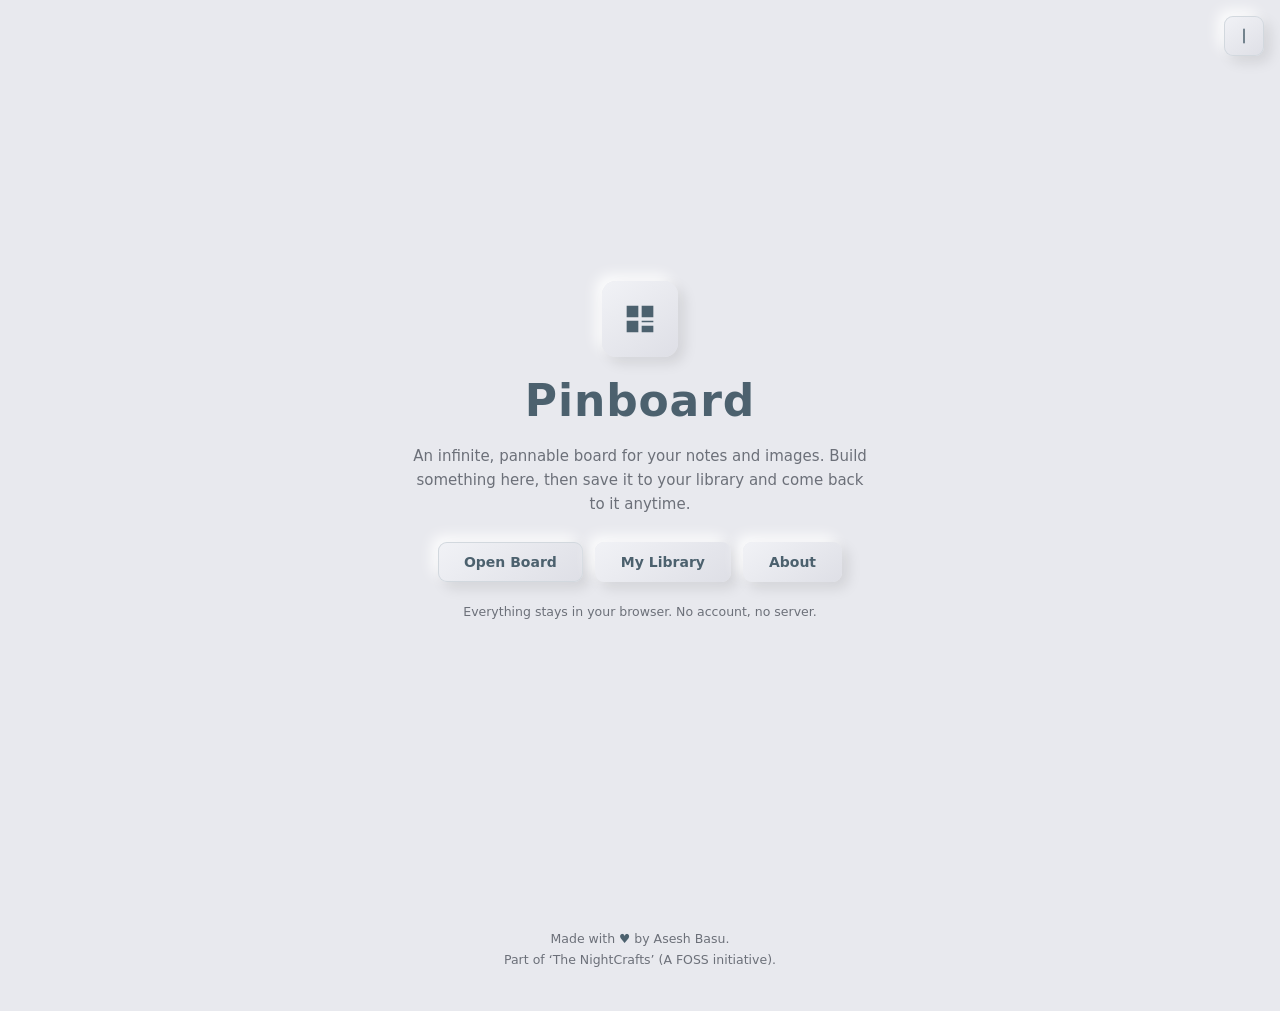
<file: index.html>
<!DOCTYPE html>
<html lang="en">
<head>
  <meta charset="UTF-8" />
  <meta name="viewport" content="width=device-width, initial-scale=1.0" />
  <title>Pinboard</title>
  <link rel="stylesheet" href="css/base.css" />
  <link rel="stylesheet" href="css/site.css" />
  <meta name="color-scheme" content="light dark" />
  <script>
    (function () {
      try {
        var s = localStorage.getItem("pinboard-theme") || "system";
        var dark = s === "dark" || (s === "system" && window.matchMedia("(prefers-color-scheme: dark)").matches);
        document.documentElement.dataset.theme = dark ? "dark" : "light";
      } catch (e) {}
    })();
  </script>
</head>
<body class="page-landing">
  <button type="button" id="themeToggle" class="icon-btn theme-toggle" aria-label="Toggle theme"></button>
  <main class="hero">
    <span class="hero-mark" aria-hidden="true">
      <svg viewBox="0 0 24 24" width="40" height="40">
        <path fill="currentColor" d="M4 4h7v7H4V4Zm9 0h7v7h-7V4ZM4 13h7v7H4v-7Zm9 3h7v4h-7v-4Zm0-3h7v1h-7v-1Z"/>
      </svg>
    </span>
    <h1 class="hero-title">Pinboard</h1>
    <p class="hero-sub">
      An infinite, pannable board for your notes and images. Build something here,
      then save it to your library and come back to it anytime.
    </p>
    <div class="hero-actions">
      <a class="btn-primary" href="app.html">Open Board</a>
      <a class="btn-secondary" href="library.html">My Library</a>
      <a class="btn-secondary" href="about.html">About</a>
    </div>
    <p class="hero-note">Everything stays in your browser. No account, no server.</p>
  </main>

  <footer class="site-footer">
    <p>Made with <span class="heart" aria-label="love">♥</span> by Asesh Basu.</p>
    <p>Part of &lsquo;The NightCrafts&rsquo; (A FOSS initiative).</p>
  </footer>

  <script type="module">
    import { initTheme, mountThemeToggle } from "./js/theme.js";
    initTheme();
    mountThemeToggle(document.getElementById("themeToggle"));
  </script>
</body>
</html>
</file>
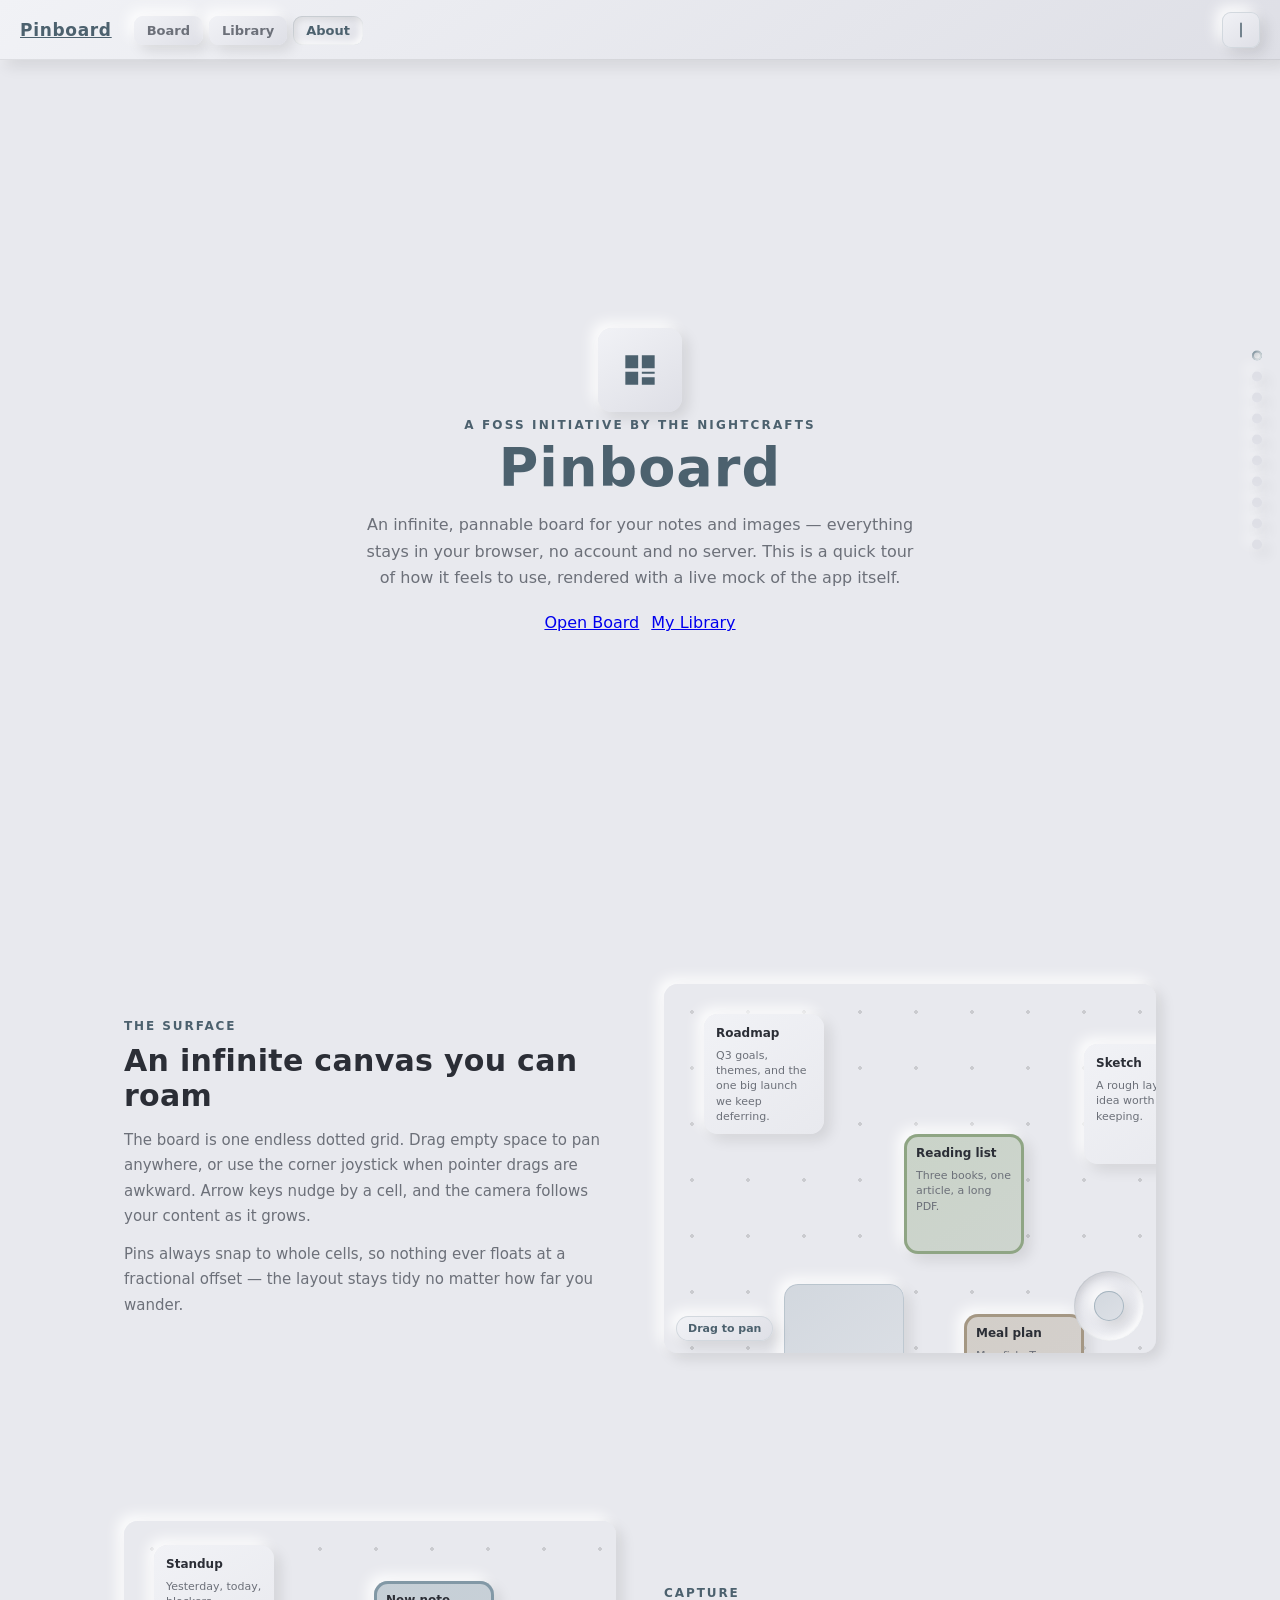
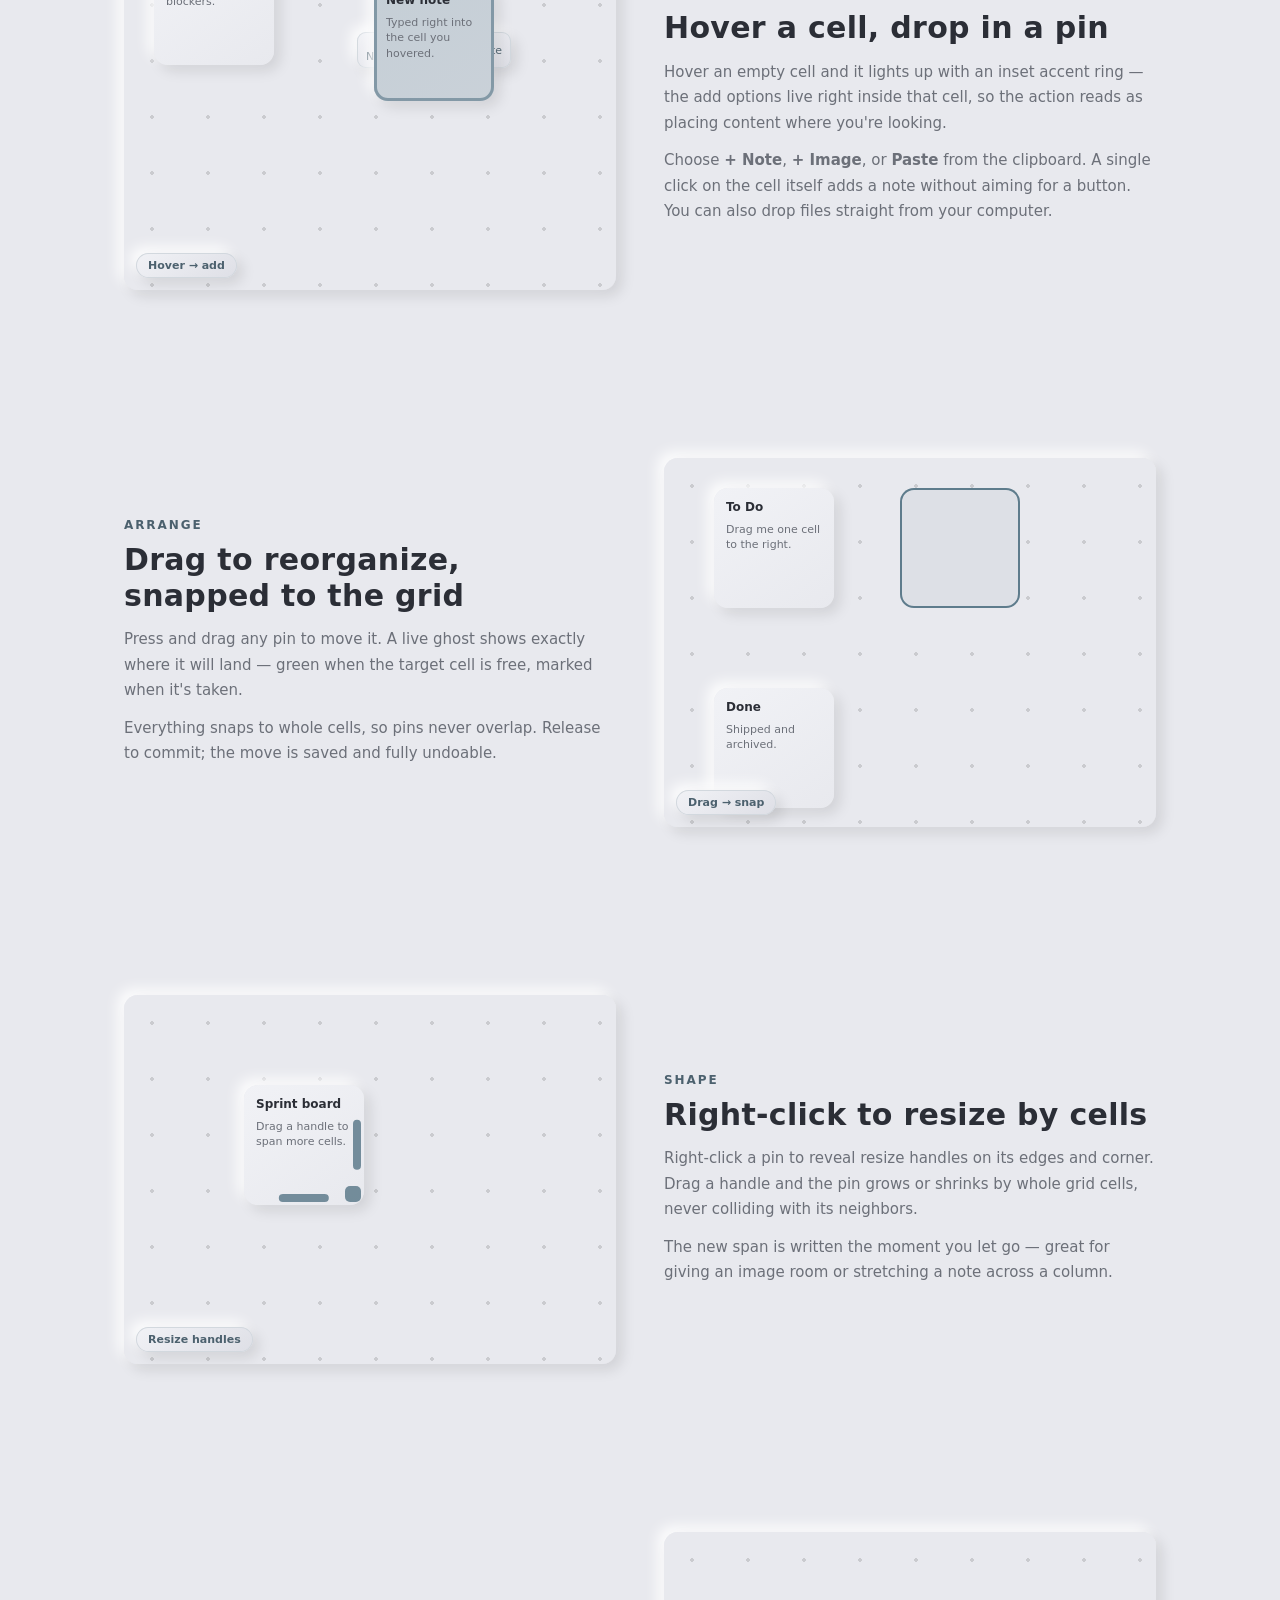
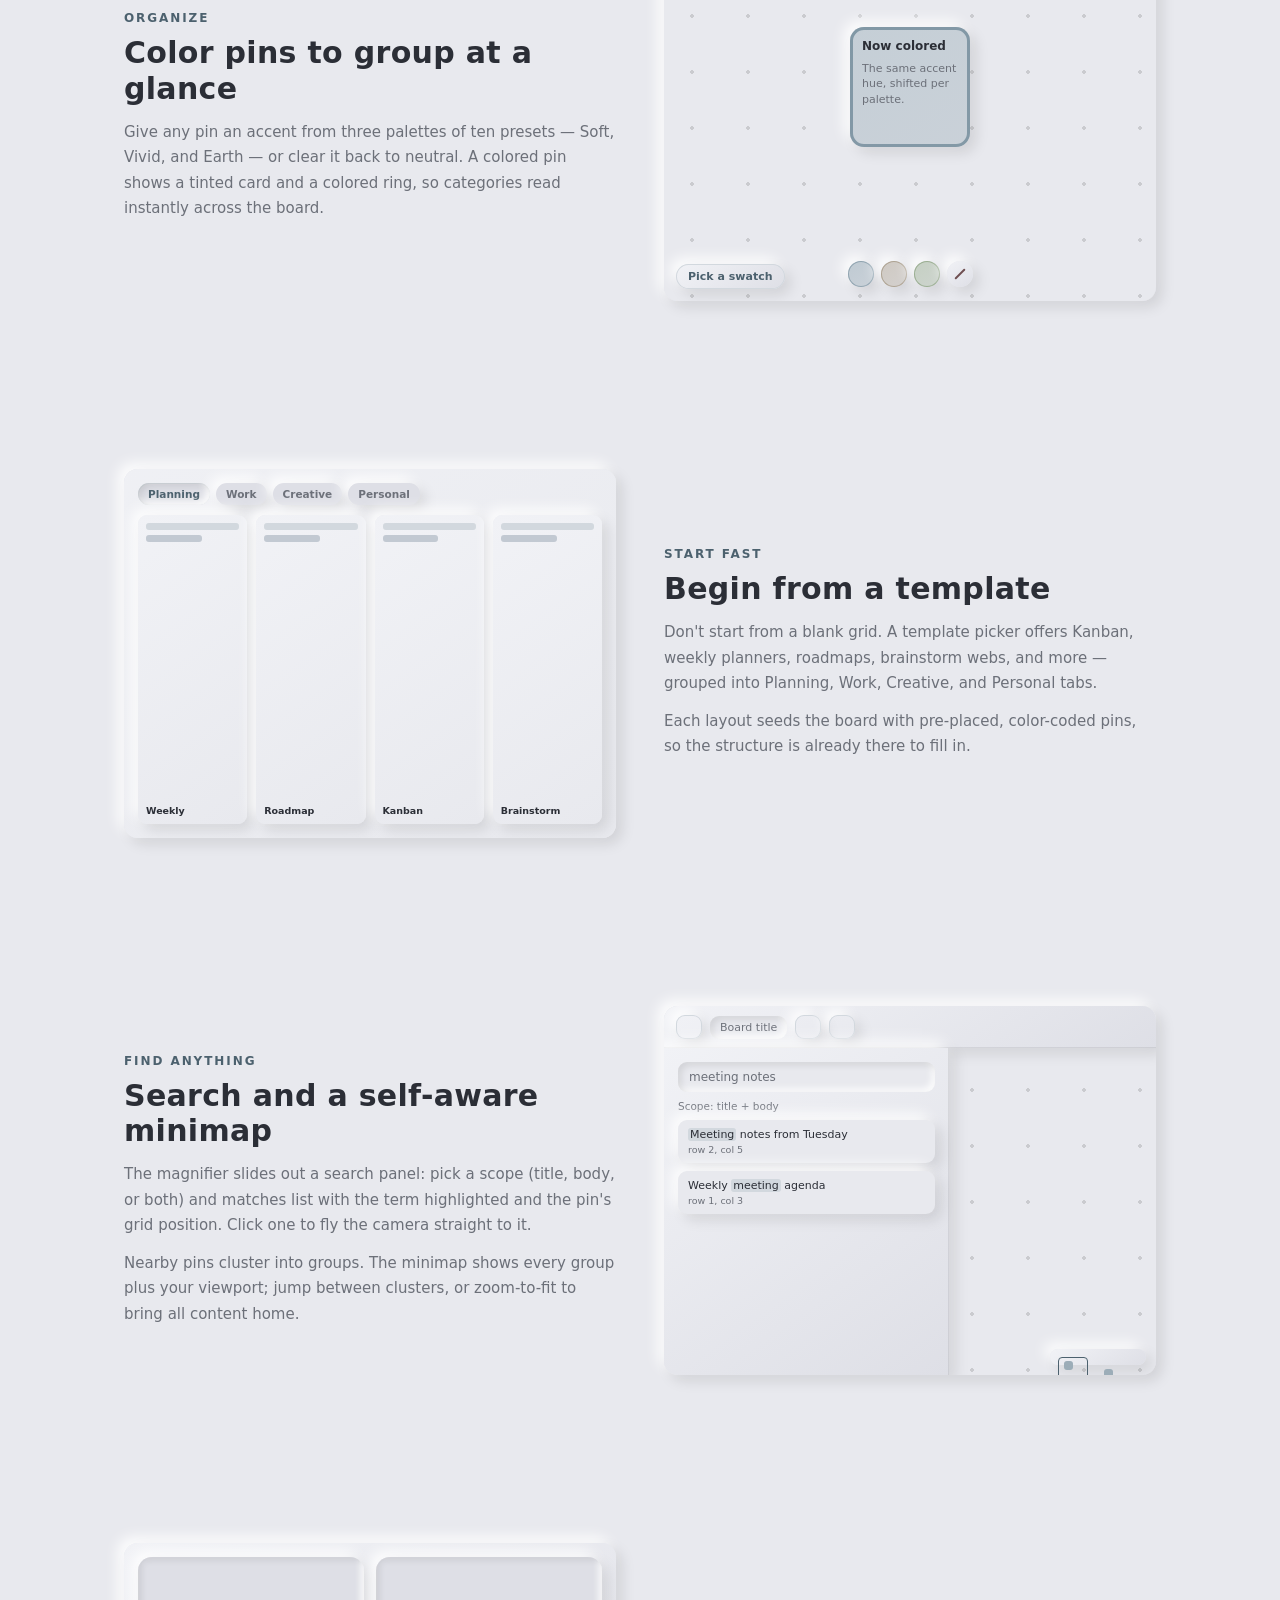
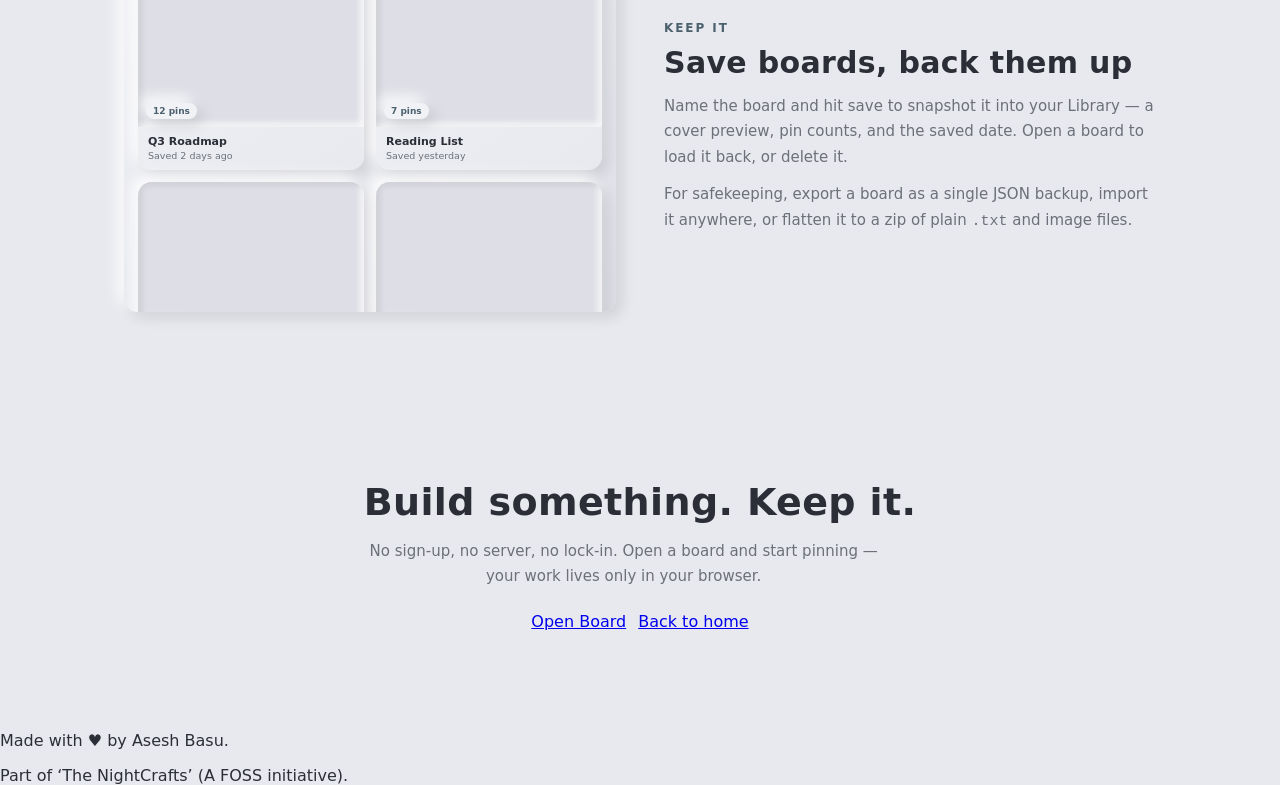
<file: about.html>
<!DOCTYPE html>
<html lang="en">
<head>
  <meta charset="UTF-8" />
  <meta name="viewport" content="width=device-width, initial-scale=1.0" />
  <title>About — Pinboard</title>
  <link rel="stylesheet" href="css/base.css" />
  <link rel="stylesheet" href="css/about.css" />
  <meta name="color-scheme" content="light dark" />
  <script>
    (function () {
      try {
        var s = localStorage.getItem("pinboard-theme") || "system";
        var dark = s === "dark" || (s === "system" && window.matchMedia("(prefers-color-scheme: dark)").matches);
        document.documentElement.dataset.theme = dark ? "dark" : "light";
      } catch (e) {}
    })();
  </script>
</head>
<body class="page-about">
  <header class="about-bar">
    <a class="brand" href="index.html">Pinboard</a>
    <nav class="about-nav">
      <a href="app.html">Board</a>
      <a href="library.html">Library</a>
      <a class="is-current" href="about.html" aria-current="page">About</a>
    </nav>
    <button type="button" id="themeToggle" class="icon-btn theme-toggle" aria-label="Toggle theme"></button>
  </header>

  <main>
    <!-- HERO -->
    <section class="slide slide--hero slide--center reveal" id="s-hero">
      <div>
        <span class="hero-mark-lg" aria-hidden="true">
          <svg viewBox="0 0 24 24" width="44" height="44">
            <path fill="currentColor" d="M4 4h7v7H4V4Zm9 0h7v7h-7V4ZM4 13h7v7H4v-7Zm9 3h7v4h-7v-4Zm0-3h7v1h-7v-1Z"/>
          </svg>
        </span>
        <p class="hero-eyebrow">A FOSS initiative by The NightCrafts</p>
        <h1 class="hero-title-lg">Pinboard</h1>
        <p class="hero-sub-lg">
          An infinite, pannable board for your notes and images — everything
          stays in your browser, no account and no server. This is a quick tour
          of how it feels to use, rendered with a live mock of the app itself.
        </p>
        <div class="slide-cta">
          <a class="btn-primary" href="app.html">Open Board</a>
          <a class="btn-secondary" href="library.html">My Library</a>
        </div>
      </div>
    </section>

    <!-- 1. INFINITE CANVAS -->
    <section class="slide reveal" id="s-canvas">
      <div class="slide-copy">
        <p class="slide-kicker">The surface</p>
        <h2 class="slide-title">An infinite canvas you can roam</h2>
        <p class="slide-text">
          The board is one endless dotted grid. Drag empty space to pan anywhere,
          or use the corner joystick when pointer drags are awkward. Arrow keys
          nudge by a cell, and the camera follows your content as it grows.
        </p>
        <p class="slide-text">
          Pins always snap to whole cells, so nothing ever floats at a fractional
          offset — the layout stays tidy no matter how far you wander.
        </p>
      </div>
      <div class="mock anim-pan anim-stick" aria-hidden="true">
        <div class="mock-board">
          <div class="mock-world">
            <div class="mpin" style="left:40px; top:30px;">
              <div class="mpin-title">Roadmap</div>
              <div class="mpin-body">Q3 goals, themes, and the one big launch we keep deferring.</div>
            </div>
            <div class="mpin mpin--colored" style="--pin:#6f8c5e; left:240px; top:150px;">
              <div class="mpin-title">Reading list</div>
              <div class="mpin-body">Three books, one article, a long PDF.</div>
            </div>
            <div class="mpin mpin--img" style="left:120px; top:300px;">
              <div class="mpin-pic"></div>
            </div>
            <div class="mpin" style="left:420px; top:60px;">
              <div class="mpin-title">Sketch</div>
              <div class="mpin-body">A rough layout idea worth keeping.</div>
            </div>
            <div class="mpin mpin--colored" style="--pin:#8c7a5e; left:300px; top:330px;">
              <div class="mpin-title">Meal plan</div>
              <div class="mpin-body">Mon fish, Tue veg, Wed leftovers.</div>
            </div>
          </div>
        </div>
        <div class="mock-stick"><div class="mknob"></div></div>
        <span class="mock-cap">Drag to pan</span>
      </div>
    </section>

    <!-- 2. ADD PINS -->
    <section class="slide slide--split-flip reveal" id="s-add">
      <div class="slide-copy">
        <p class="slide-kicker">Capture</p>
        <h2 class="slide-title">Hover a cell, drop in a pin</h2>
        <p class="slide-text">
          Hover an empty cell and it lights up with an inset accent ring — the
          add options live right inside that cell, so the action reads as placing
          content where you're looking.
        </p>
        <p class="slide-text">
          Choose <strong>+ Note</strong>, <strong>+ Image</strong>, or
          <strong>Paste</strong> from the clipboard. A single click on the cell
          itself adds a note without aiming for a button. You can also drop files
          straight from your computer.
        </p>
      </div>
      <div class="mock anim-add" aria-hidden="true">
        <div class="mock-board">
          <div class="mpin" style="left:30px; top:24px;">
            <div class="mpin-title">Standup</div>
            <div class="mpin-body">Yesterday, today, blockers.</div>
          </div>
          <div class="mcell" style="left:250px; top:60px; width:120px; height:120px;">
            <div class="mcell-row">
              <button type="button">+ Note</button>
              <button type="button">+ Image</button>
              <button type="button">Paste</button>
            </div>
          </div>
          <div class="mpin mpin--new mpin--colored" style="--pin:#5e7c8c; left:250px; top:60px;">
            <div class="mpin-title">New note</div>
            <div class="mpin-body">Typed right into the cell you hovered.</div>
          </div>
        </div>
        <span class="mock-cap">Hover → add</span>
      </div>
    </section>

    <!-- 3. MOVE -->
    <section class="slide reveal" id="s-move">
      <div class="slide-copy">
        <p class="slide-kicker">Arrange</p>
        <h2 class="slide-title">Drag to reorganize, snapped to the grid</h2>
        <p class="slide-text">
          Press and drag any pin to move it. A live ghost shows exactly where it
          will land — green when the target cell is free, marked when it's taken.
        </p>
        <p class="slide-text">
          Everything snaps to whole cells, so pins never overlap. Release to commit;
          the move is saved and fully undoable.
        </p>
      </div>
      <div class="mock anim-move" aria-hidden="true">
        <div class="mock-board">
          <div class="mghost" style="left:236px; top:30px; width:120px; height:120px;"></div>
          <div class="mpin mpin--drag" style="left:50px; top:30px;">
            <div class="mpin-title">To Do</div>
            <div class="mpin-body">Drag me one cell to the right.</div>
          </div>
          <div class="mpin" style="left:50px; top:230px;">
            <div class="mpin-title">Done</div>
            <div class="mpin-body">Shipped and archived.</div>
          </div>
        </div>
        <span class="mock-cap">Drag → snap</span>
      </div>
    </section>

    <!-- 4. RESIZE -->
    <section class="slide slide--split-flip reveal" id="s-resize">
      <div class="slide-copy">
        <p class="slide-kicker">Shape</p>
        <h2 class="slide-title">Right-click to resize by cells</h2>
        <p class="slide-text">
          Right-click a pin to reveal resize handles on its edges and corner.
          Drag a handle and the pin grows or shrinks by whole grid cells, never
          colliding with its neighbors.
        </p>
        <p class="slide-text">
          The new span is written the moment you let go — great for giving an
          image room or stretching a note across a column.
        </p>
      </div>
      <div class="mock anim-resize" aria-hidden="true">
        <div class="mock-board">
          <div class="mpin mpin--grow" style="left:120px; top:90px;">
            <div class="mpin-title">Sprint board</div>
            <div class="mpin-body">Drag a handle to span more cells.</div>
            <span class="mh mh-r"></span>
            <span class="mh mh-b"></span>
            <span class="mh mh-c"></span>
          </div>
        </div>
        <span class="mock-cap">Resize handles</span>
      </div>
    </section>

    <!-- 5. COLOR -->
    <section class="slide reveal" id="s-color">
      <div class="slide-copy">
        <p class="slide-kicker">Organize</p>
        <h2 class="slide-title">Color pins to group at a glance</h2>
        <p class="slide-text">
          Give any pin an accent from three palettes of ten presets — Soft, Vivid,
          and Earth — or clear it back to neutral. A colored pin shows a tinted
          card and a colored ring, so categories read instantly across the board.
        </p>
      </div>
      <div class="mock anim-color" aria-hidden="true">
        <div class="mock-board">
          <div class="mpin mpin--colored" style="left:50%; top:42%; transform:translate(-50%,-50%); --pin:#5e7c8c;">
            <div class="mpin-title">Now colored</div>
            <div class="mpin-body">The same accent hue, shifted per palette.</div>
          </div>
          <div class="mswatches" style="position:absolute; left:0; right:0; bottom:14px; z-index:9;">
            <span class="mswatch" style="--pin:#5e7c8c;"></span>
            <span class="mswatch" style="--pin:#8c7a5e;"></span>
            <span class="mswatch" style="--pin:#6f8c5e;"></span>
            <span class="mswatch is-none"></span>
          </div>
        </div>
        <span class="mock-cap">Pick a swatch</span>
      </div>
    </section>

    <!-- 6. TEMPLATES -->
    <section class="slide slide--split-flip reveal" id="s-tpl">
      <div class="slide-copy">
        <p class="slide-kicker">Start fast</p>
        <h2 class="slide-title">Begin from a template</h2>
        <p class="slide-text">
          Don't start from a blank grid. A template picker offers Kanban, weekly
          planners, roadmaps, brainstorm webs, and more — grouped into Planning,
          Work, Creative, and Personal tabs.
        </p>
        <p class="slide-text">
          Each layout seeds the board with pre-placed, color-coded pins, so the
          structure is already there to fill in.
        </p>
      </div>
      <div class="mock anim-tpl" aria-hidden="true">
        <div class="mock-board"></div>
        <div class="mock-tpl">
          <div class="mt-tabs">
            <span class="is-on">Planning</span>
            <span>Work</span>
            <span>Creative</span>
            <span>Personal</span>
          </div>
          <div class="mt-grid">
            <div class="mt-tile"><div class="mt-bar"></div><div class="mt-bar mut"></div><span class="mt-name">Weekly</span></div>
            <div class="mt-tile"><div class="mt-bar"></div><div class="mt-bar mut"></div><span class="mt-name">Roadmap</span></div>
            <div class="mt-tile"><div class="mt-bar"></div><div class="mt-bar mut"></div><span class="mt-name">Kanban</span></div>
            <div class="mt-tile"><div class="mt-bar"></div><div class="mt-bar mut"></div><span class="mt-name">Brainstorm</span></div>
          </div>
        </div>
      </div>
    </section>

    <!-- 7. SEARCH + MINIMAP -->
    <section class="slide reveal" id="s-find">
      <div class="slide-copy">
        <p class="slide-kicker">Find anything</p>
        <h2 class="slide-title">Search and a self-aware minimap</h2>
        <p class="slide-text">
          The magnifier slides out a search panel: pick a scope (title, body, or
          both) and matches list with the term highlighted and the pin's grid
          position. Click one to fly the camera straight to it.
        </p>
        <p class="slide-text">
          Nearby pins cluster into groups. The minimap shows every group plus your
          viewport; jump between clusters, or zoom-to-fit to bring all content home.
        </p>
      </div>
      <div class="mock anim-search" aria-hidden="true">
        <div class="mock-board"></div>
        <div class="mock-top">
          <span class="mdot"></span>
          <span class="mfield">Board title</span>
          <span class="mdot"></span>
          <span class="mdot"></span>
        </div>
        <div class="mock-search">
          <div class="ms-input">meeting notes</div>
          <div class="ms-scope">Scope: title + body</div>
          <div class="ms-result"><mark>Meeting</mark> notes from Tuesday <span class="ms-pos">row 2, col 5</span></div>
          <div class="ms-result">Weekly <mark>meeting</mark> agenda <span class="ms-pos">row 1, col 3</span></div>
        </div>
        <div class="mock-map">
          <span class="mmap-dot" style="left:14px; top:12px;"></span>
          <span class="mmap-dot" style="left:54px; top:20px;"></span>
          <span class="mmap-dot" style="left:30px; top:48px;"></span>
          <span class="mmap-view"></span>
        </div>
      </div>
    </section>

    <!-- 8. LIBRARY -->
    <section class="slide slide--split-flip reveal" id="s-lib">
      <div class="slide-copy">
        <p class="slide-kicker">Keep it</p>
        <h2 class="slide-title">Save boards, back them up</h2>
        <p class="slide-text">
          Name the board and hit save to snapshot it into your Library — a cover
          preview, pin counts, and the saved date. Open a board to load it back, or
          delete it.
        </p>
        <p class="slide-text">
          For safekeeping, export a board as a single JSON backup, import it
          anywhere, or flatten it to a zip of plain <code>.txt</code> and image
          files.
        </p>
      </div>
      <div class="mock anim-lib" aria-hidden="true">
        <div class="mock-lib">
          <div class="mlib-card">
            <div class="mlib-cover"><span class="mlib-chip">12 pins</span></div>
            <div class="mlib-name">Q3 Roadmap</div>
            <div class="mlib-meta">Saved 2 days ago</div>
          </div>
          <div class="mlib-card">
            <div class="mlib-cover"><span class="mlib-chip">7 pins</span></div>
            <div class="mlib-name">Reading List</div>
            <div class="mlib-meta">Saved yesterday</div>
          </div>
          <div class="mlib-card">
            <div class="mlib-cover"><span class="mlib-chip">21 pins</span></div>
            <div class="mlib-name">Vision Board</div>
            <div class="mlib-meta">Saved 5 days ago</div>
          </div>
          <div class="mlib-card">
            <div class="mlib-cover"><span class="mlib-chip">4 pins</span></div>
            <div class="mlib-name">Meal Plan</div>
            <div class="mlib-meta">Saved 1 hr ago</div>
          </div>
        </div>
      </div>
    </section>

    <!-- CLOSING -->
    <section class="slide slide--center reveal" id="s-cta">
      <div>
        <h2 class="slide-title" style="font-size:38px;">Build something. Keep it.</h2>
        <p class="slide-text" style="max-width:520px;">
          No sign-up, no server, no lock-in. Open a board and start pinning — your
          work lives only in your browser.
        </p>
        <div class="slide-cta">
          <a class="btn-primary" href="app.html">Open Board</a>
          <a class="btn-secondary" href="index.html">Back to home</a>
        </div>
      </div>
    </section>
  </main>

  <nav class="about-rail" aria-label="Section progress">
    <a href="#s-hero" data-target="s-hero" title="Intro"></a>
    <a href="#s-canvas" data-target="s-canvas" title="Infinite canvas"></a>
    <a href="#s-add" data-target="s-add" title="Add pins"></a>
    <a href="#s-move" data-target="s-move" title="Move"></a>
    <a href="#s-resize" data-target="s-resize" title="Resize"></a>
    <a href="#s-color" data-target="s-color" title="Color"></a>
    <a href="#s-tpl" data-target="s-tpl" title="Templates"></a>
    <a href="#s-find" data-target="s-find" title="Search"></a>
    <a href="#s-lib" data-target="s-lib" title="Library"></a>
    <a href="#s-cta" data-target="s-cta" title="Get started"></a>
  </nav>

  <footer class="site-footer">
    <p>Made with <span class="heart" aria-label="love">♥</span> by Asesh Basu.</p>
    <p>Part of &lsquo;The NightCrafts&rsquo; (A FOSS initiative).</p>
  </footer>

  <script type="module">
    import { initTheme, mountThemeToggle } from "./js/theme.js";
    import { initAbout } from "./js/about.js";
    initTheme();
    mountThemeToggle(document.getElementById("themeToggle"));
    initAbout();
  </script>
</body>
</html>
</file>
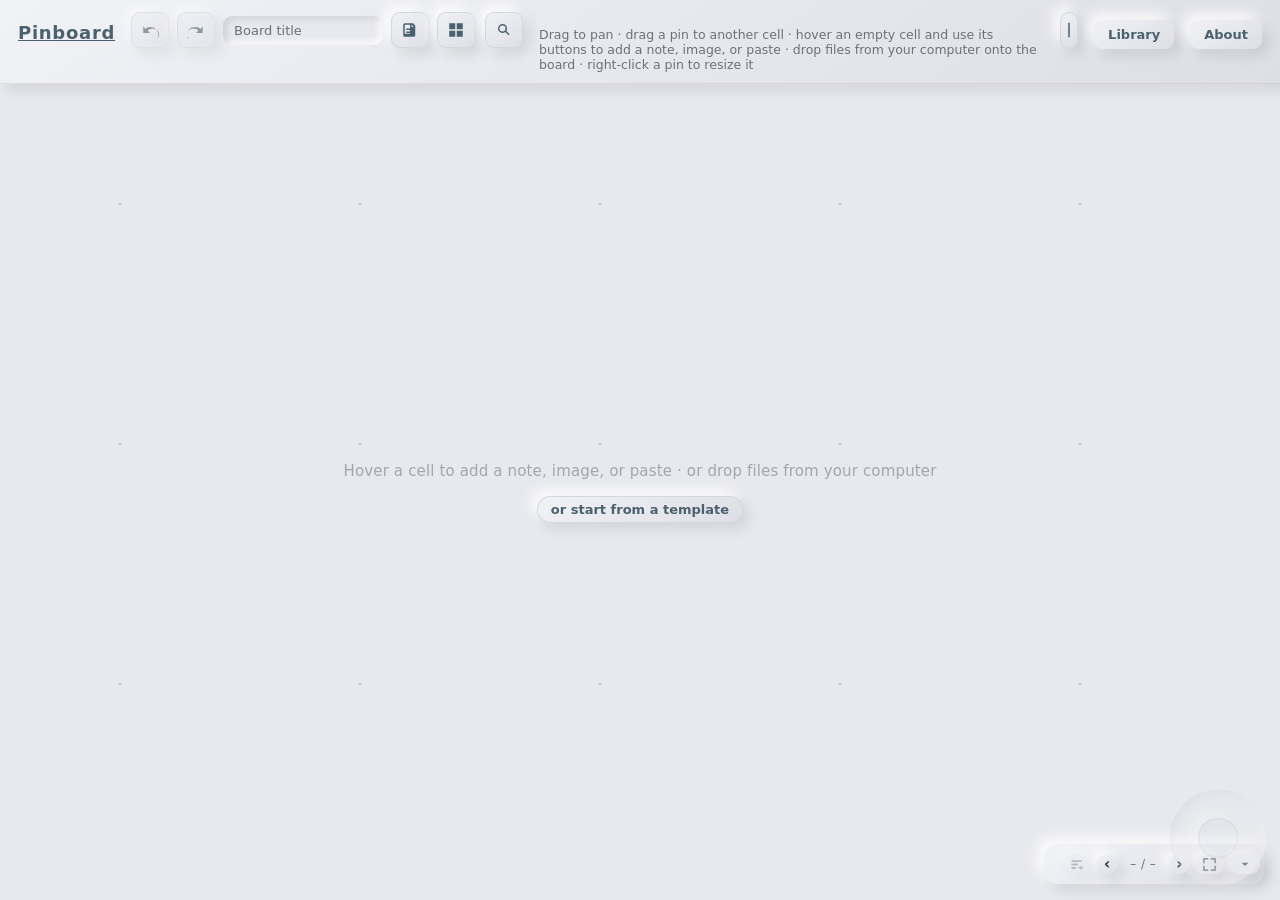
<file: app.html>
<!DOCTYPE html>
<html lang="en">
<head>
  <meta charset="UTF-8" />
  <meta name="viewport" content="width=device-width, initial-scale=1.0" />
  <title>Pinboard</title>
  <link rel="stylesheet" href="css/base.css" />
  <link rel="stylesheet" href="css/grid.css" />
  <link rel="stylesheet" href="css/modal.css" />
  <link rel="stylesheet" href="css/nav.css" />
  <link rel="stylesheet" href="css/search.css" />
  <meta name="color-scheme" content="light dark" />
  <script>
    (function () {
      try {
        var s = localStorage.getItem("pinboard-theme") || "system";
        var dark = s === "dark" || (s === "system" && window.matchMedia("(prefers-color-scheme: dark)").matches);
        document.documentElement.dataset.theme = dark ? "dark" : "light";
      } catch (e) {}
    })();
  </script>
</head>
<body>
  <header class="topbar">
    <a class="brand" href="index.html">Pinboard</a>
    <span class="board-tools">
      <button type="button" id="undoBtn" class="icon-btn" aria-label="Undo" title="Undo (Ctrl+Z)" disabled>
        <svg viewBox="0 0 24 24" width="18" height="18" aria-hidden="true" focusable="false">
          <path fill="currentColor" d="M12.5 8c-2.6 0-5 1-6.7 2.7L3 7v9h9l-3.2-3.2c1.7-1.7 4-2.7 6.7-2.7 4.7 0 8.5 3.8 8.5 8.5S17.2 27 12.5 27c-2.3 0-4.5-.9-6.2-2.5l-1.4 1.4C7 28 9.7 29 12.5 29c5.8 0 10.5-4.7 10.5-10.5S18.3 8 12.5 8z"/>
        </svg>
      </button>
      <button type="button" id="redoBtn" class="icon-btn" aria-label="Redo" title="Redo (Ctrl+Y)" disabled>
        <svg viewBox="0 0 24 24" width="18" height="18" aria-hidden="true" focusable="false">
          <path fill="currentColor" d="M11.5 8c2.6 0 5 1 6.7 2.7L21 7v9h-9l3.2-3.2c-1.7-1.7-4-2.7-6.7-2.7-4.7 0-8.5 3.8-8.5 8.5S5.8 27 10.5 27c2.3 0 4.5-.9 6.2-2.5l1.4 1.4C16 28 13.3 29 10.5 29c-5.8 0-10.5-4.7-10.5-10.5S4.7 8 10.5 8z"/>
        </svg>
      </button>
      <input type="text" id="boardTitle" class="board-title" placeholder="Board title" maxlength="80" />
      <button type="button" id="saveBoard" class="icon-btn" aria-label="Save board to library" title="Save board to library">
        <svg viewBox="0 0 24 24" width="18" height="18" aria-hidden="true" focusable="false">
          <path fill="currentColor" d="M5 3h11l3 3v13a2 2 0 0 1-2 2H5a2 2 0 0 1-2-2V5a2 2 0 0 1 2-2Zm0 2v12h7V5H5Zm9 0v3h3l-3-3Zm-7 9h7v2H7v-2Zm0-4h7v2H7v-2Z"/>
        </svg>
      </button>
      <button type="button" id="templateBtn" class="icon-btn" aria-label="Start from a template" title="Start from a template">
        <svg viewBox="0 0 24 24" width="18" height="18" aria-hidden="true" focusable="false">
          <path fill="currentColor" d="M3 3h8v8H3V3Zm10 0h8v8h-8V3ZM3 13h8v8H3v-8Zm10 0h8v8h-8v-8Z"/>
        </svg>
      </button>
    </span>
    <span class="hint">Drag to pan &middot; drag a pin to another cell &middot; hover an empty cell and use its buttons to add a note, image, or paste &middot; drop files from your computer onto the board &middot; right-click a pin to resize it</span>
      <button type="button" id="themeToggle" class="icon-btn" aria-label="Toggle theme"></button>
      <a class="topbar-link" href="library.html">Library</a>
      <a class="topbar-link" href="about.html">About</a>
  </header>

  <main class="viewport" id="viewport">
    <div class="world" id="world"></div>
    <div class="empty-hint" id="emptyHint" hidden>
      <p>Hover a cell to add a note, image, or paste &middot; or drop files from your computer</p>
      <button type="button" id="emptyTemplate" class="hint-template">or start from a template</button>
    </div>
    <div class="cell-add" id="cellAdd" hidden>
      <div class="cell-add-row">
        <button type="button" data-type="note">+ Note</button>
        <button type="button" data-type="image">+ Image</button>
        <button type="button" data-type="paste">Paste</button>
      </div>
    </div>
  </main>

  <script type="module" src="js/app.js"></script>
</body>
</html>
</file>
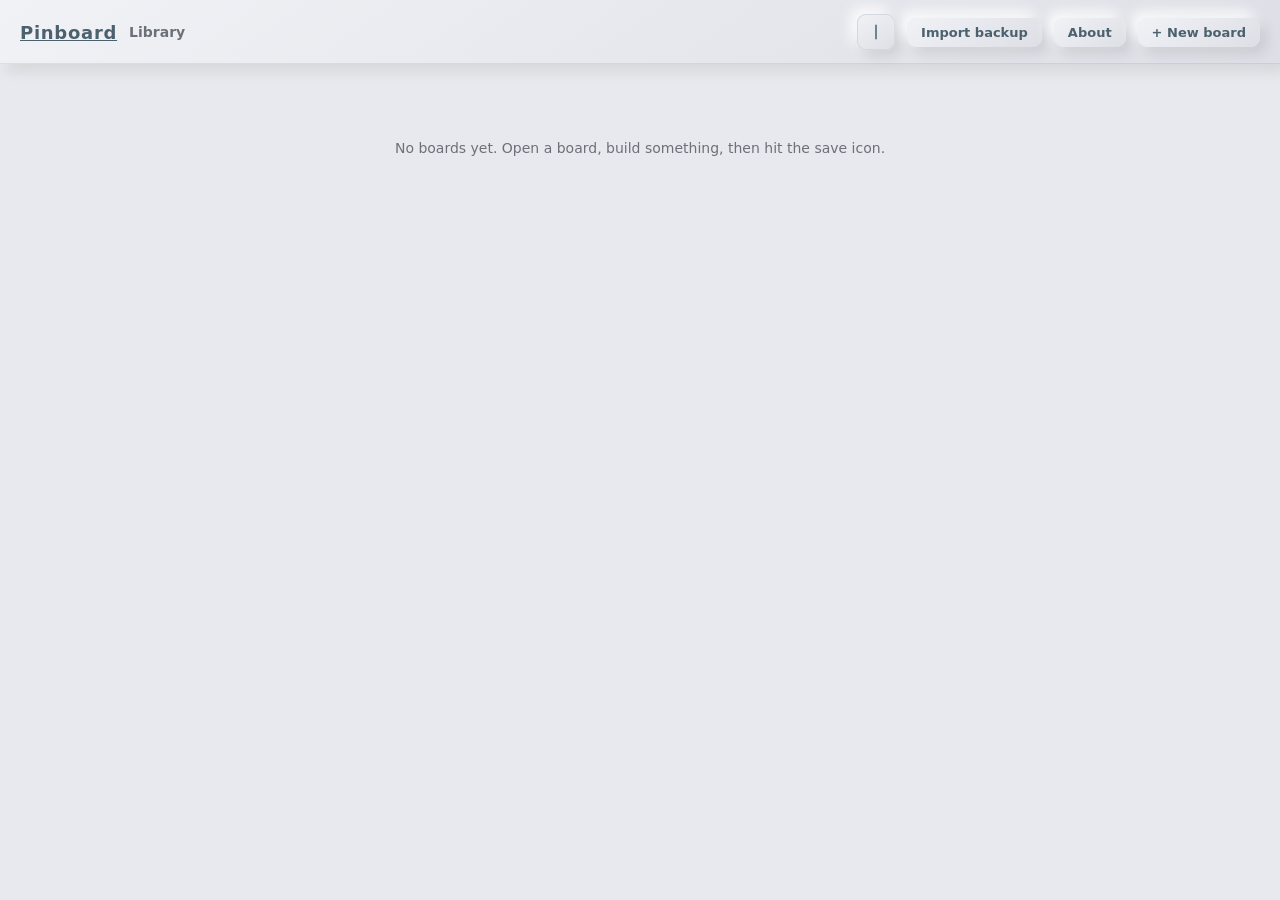
<file: library.html>
<!DOCTYPE html>
<html lang="en">
<head>
  <meta charset="UTF-8" />
  <meta name="viewport" content="width=device-width, initial-scale=1.0" />
  <title>Library — Pinboard</title>
  <link rel="stylesheet" href="css/base.css" />
  <link rel="stylesheet" href="css/site.css" />
  <meta name="color-scheme" content="light dark" />
  <script>
    (function () {
      try {
        var s = localStorage.getItem("pinboard-theme") || "system";
        var dark = s === "dark" || (s === "system" && window.matchMedia("(prefers-color-scheme: dark)").matches);
        document.documentElement.dataset.theme = dark ? "dark" : "light";
      } catch (e) {}
    })();
  </script>
</head>
<body class="page-library">
  <header class="site-head">
    <a class="brand" href="index.html">Pinboard</a>
    <span class="site-head-title">Library</span>
    <span class="site-head-spacer"></span>
    <button type="button" id="themeToggle" class="icon-btn" aria-label="Toggle theme"></button>
    <button type="button" id="importBtn" class="topbar-link" title="Import a board backup (JSON)">Import backup</button>
    <a class="topbar-link" href="about.html">About</a>
    <a class="topbar-link" href="app.html?new">+ New board</a>
    <input type="file" id="importFile" accept="application/json,.json" hidden />
  </header>

  <main class="library">
    <div class="library-grid" id="libraryGrid"></div>
    <p class="library-empty" id="libraryEmpty" hidden>
      No boards yet. Open a board, build something, then hit the save icon.
    </p>
  </main>

  <script type="module" src="js/library.js"></script>
</body>
</html>
</file>
<file: css/base.css>
:root {
  /* --- single neutral base, one accent hue expressed via color-mix --- */
  --base: #e8e9ee;
  --base-2: #f1f2f6;
  --base-3: #dedfe6;
  --ink: #2b2e36;
  --ink-soft: #6c7079;
  --hairline: rgba(0, 0, 0, 0.08);
  --dot: rgba(0, 0, 0, 0.13);

  --accent: #5e7c8c;
  --accent-strong: color-mix(in srgb, var(--accent) 65%, var(--ink));
  --accent-soft: color-mix(in srgb, var(--accent) 16%, var(--base));
  --accent-faint: color-mix(in srgb, var(--accent) 8%, var(--base));

  --danger: color-mix(in srgb, #8c5e5e 70%, var(--ink));

  /* paired soft neuromorphic shadows */
  --shadow-light: rgba(255, 255, 255, 0.92);
  --shadow-dark: rgba(0, 0, 0, 0.10);
  --shadow-raised: 6px 6px 14px var(--shadow-dark), -6px -6px 14px var(--shadow-light);
  --shadow-raised-lg: 10px 10px 22px var(--shadow-dark), -10px -10px 22px var(--shadow-light);
  --shadow-inset: inset 3px 3px 7px var(--shadow-dark), inset -3px -3px 7px var(--shadow-light);

  --radius: 14px;
  --radius-sm: 9px;
  --cell: 240px;
}

/* --- dark theme: same single-hue accent, dark neutral base, soft paired
       shadows flipped (subtle top-left highlight, deep bottom-right shadow) --- */
:root[data-theme="dark"] {
  --base: #181a20;
  --base-2: #20232b;
  --base-3: #13151b;
  --ink: #e7e9ef;
  --ink-soft: #9aa0ad;
  --hairline: rgba(255, 255, 255, 0.08);
  --dot: rgba(255, 255, 255, 0.09);

  --accent: #6f93a6;
  --accent-strong: color-mix(in srgb, var(--accent) 72%, #fff);
  --accent-soft: color-mix(in srgb, var(--accent) 26%, var(--base));
  --accent-faint: color-mix(in srgb, var(--accent) 13%, var(--base));

  --danger: color-mix(in srgb, #d98d8d 72%, #fff);

  --shadow-light: rgba(255, 255, 255, 0.05);
  --shadow-dark: rgba(0, 0, 0, 0.55);
}

/* Smooth recolor on theme switch (background-image gradients are not
   animatable, so this only eases solid ink/surface colors). */
@media (prefers-reduced-motion: no-preference) {
  body, .topbar, .site-head, .modal, .board-card, .tpl-tile,
  .viewer-body, .editor-area, .board-cover, .drop-cell,
  button, .btn-primary, .btn-secondary, .icon-btn, .topbar-link {
    transition: background-color 0.2s ease, color 0.2s ease, border-color 0.2s ease;
  }
}

* { box-sizing: border-box; }

html, body {
  margin: 0;
  height: 100%;
}

body {
  font-family: system-ui, -apple-system, "Segoe UI", Roboto, sans-serif;
  color: var(--ink);
  background: var(--base);
  display: flex;
  flex-direction: column;
  height: 100vh;
  overflow: hidden;
}

/* --- top bar --- */
.topbar {
  flex: 0 0 auto;
  display: flex;
  align-items: baseline;
  gap: 16px;
  padding: 12px 18px;
  background: linear-gradient(145deg, var(--base-2), var(--base-3));
  box-shadow: var(--shadow-raised), inset 0 -1px 0 var(--hairline);
  z-index: 20;
}

.brand {
  font-weight: 700;
  letter-spacing: 0.04em;
  font-size: 18px;
  color: var(--accent-strong);
}

/* --- board title + save-to-library (app topbar) --- */
.board-tools {
  display: flex;
  align-items: center;
  gap: 8px;
}

.board-title {
  font: inherit;
  font-size: 13px;
  width: 160px;
  max-width: 32vw;
  padding: 7px 11px;
  color: var(--ink);
  background: var(--base);
  border: none;
  border-radius: var(--radius-sm);
  box-shadow: var(--shadow-inset);
}
.board-title::placeholder { color: var(--ink-soft); }
.board-title:focus { outline: 1px solid var(--accent-soft); }

.icon-btn {
  display: inline-flex;
  align-items: center;
  justify-content: center;
  width: 38px;
  height: 36px;
  padding: 0;
  color: var(--accent-strong);
  box-shadow: var(--shadow-raised), inset 0 0 0 1px var(--accent-soft);
}
.icon-btn:hover { box-shadow: var(--shadow-raised-lg), inset 0 0 0 1px var(--accent); }
.icon-btn:disabled { opacity: 0.6; cursor: default; }

.topbar-link {
  margin-left: auto;
  font-size: 13px;
  font-weight: 600;
  text-decoration: none;
  color: var(--accent-strong);
  padding: 7px 14px;
  border-radius: var(--radius-sm);
  background: linear-gradient(145deg, var(--base-2), var(--base-3));
  box-shadow: var(--shadow-raised);
}
.topbar-link:hover { box-shadow: var(--shadow-raised-lg), inset 0 0 0 1px var(--accent-soft); }

/* --- toast --- */
.toast {
  position: fixed;
  left: 50%;
  bottom: 24px;
  transform: translate(-50%, 12px);
  z-index: 120;
  padding: 10px 18px;
  font-size: 13.5px;
  font-weight: 600;
  color: var(--accent-strong);
  border-radius: 999px;
  background: linear-gradient(145deg, var(--base-2), var(--base-3));
  box-shadow: var(--shadow-raised-lg), inset 0 0 0 1px var(--accent-soft);
  opacity: 0;
  transition: opacity 0.22s ease, transform 0.22s ease;
}
.toast.show { opacity: 1; transform: translate(-50%, 0); }
.toast[hidden] { display: none; }

.hint {
  font-size: 12.5px;
  color: var(--ink-soft);
}

/* --- viewport --- */
.viewport {
  position: relative;
  flex: 1 1 auto;
  overflow: hidden;
  cursor: grab;
  user-select: none;
  touch-action: none;
  background-color: var(--base);
  background-image: radial-gradient(var(--dot) 1.5px, transparent 1.6px);
  background-size: var(--cell) var(--cell);
  background-position: 0 0;
}

.viewport.grabbing { cursor: grabbing; }

.world {
  position: absolute;
  top: 0;
  left: 0;
  width: 0;
  height: 0;
  will-change: transform;
}

/* --- shared buttons --- */
button {
  font: inherit;
  cursor: pointer;
  border: none;
  border-radius: var(--radius-sm);
  padding: 8px 14px;
  color: var(--ink);
  background: linear-gradient(145deg, var(--base-2), var(--base-3));
  box-shadow: var(--shadow-raised);
  transition: box-shadow 0.15s ease, color 0.15s ease, transform 0.05s ease;
}
button:hover { box-shadow: var(--shadow-raised-lg), inset 0 0 0 1px var(--accent-soft); }
button:active { box-shadow: var(--shadow-inset); }
button:focus-visible { outline: 2px solid var(--accent); outline-offset: 2px; }

.btn-accent {
  color: var(--accent-strong);
  box-shadow: var(--shadow-raised), inset 0 0 0 1px var(--accent-soft);
}
.btn-ghost { background: transparent; box-shadow: none; }
.btn-ghost:hover { box-shadow: inset 0 0 0 1px var(--accent-soft); }
.btn-danger { color: var(--danger); }
.btn-danger:hover { box-shadow: var(--shadow-raised), inset 0 0 0 1px color-mix(in srgb, var(--danger) 25%, transparent); }

.spacer { flex: 1 1 auto; }
</file>
<file: css/site.css>
/* --- shared site pages (landing + library) --- */

body.page-landing,
body.page-library {
  display: block;
  overflow: auto;
  height: auto;
  min-height: 100vh;
}

/* --- landing / hero --- */
.hero {
  max-width: 640px;
  margin: 0 auto;
  min-height: 100vh;
  display: flex;
  flex-direction: column;
  align-items: center;
  justify-content: center;
  text-align: center;
  gap: 18px;
  padding: 40px 24px;
}

.hero-mark {
  display: inline-flex;
  align-items: center;
  justify-content: center;
  width: 76px;
  height: 76px;
  border-radius: var(--radius);
  color: var(--accent-strong);
  background: linear-gradient(145deg, var(--base-2), var(--base-3));
  box-shadow: var(--shadow-raised);
}

.hero-title {
  margin: 0;
  font-size: 44px;
  letter-spacing: 0.02em;
  color: var(--accent-strong);
}

.hero-sub {
  margin: 0;
  max-width: 460px;
  font-size: 15px;
  line-height: 1.6;
  color: var(--ink-soft);
}

.hero-actions {
  display: flex;
  gap: 12px;
  margin-top: 8px;
  flex-wrap: wrap;
  justify-content: center;
}

.btn-primary,
.btn-secondary {
  text-decoration: none;
  font-size: 14px;
  font-weight: 600;
  padding: 12px 26px;
  border-radius: var(--radius-sm);
  color: var(--accent-strong);
  background: linear-gradient(145deg, var(--base-2), var(--base-3));
  box-shadow: var(--shadow-raised);
  transition: box-shadow 0.15s ease, transform 0.05s ease;
}
.btn-primary {
  box-shadow: var(--shadow-raised), inset 0 0 0 1px var(--accent-soft);
}
.btn-primary:hover,
.btn-secondary:hover {
  box-shadow: var(--shadow-raised-lg), inset 0 0 0 1px var(--accent);
}
.btn-primary:active,
.btn-secondary:active {
  box-shadow: var(--shadow-inset);
}

.hero-note {
  margin: 4px 0 0;
  font-size: 12.5px;
  color: var(--ink-soft);
}

/* --- global footer --- */
.site-footer {
  text-align: center;
  padding: 28px 24px 40px;
  font-size: 12.5px;
  line-height: 1.7;
  color: var(--ink-soft);
}

/* --- floating theme toggle (landing page has no top bar) --- */
.theme-toggle {
  position: fixed;
  top: 16px;
  right: 16px;
  z-index: 40;
  width: 40px;
  height: 40px;
  border-radius: var(--radius-sm);
}
.site-footer p {
  margin: 0;
}
.site-footer .heart {
  color: var(--accent-strong);
}

/* --- library page --- */
.site-head {
  display: flex;
  align-items: center;
  gap: 12px;
  padding: 14px 20px;
  background: linear-gradient(145deg, var(--base-2), var(--base-3));
  box-shadow: var(--shadow-raised), inset 0 -1px 0 var(--hairline);
  position: sticky;
  top: 0;
  z-index: 10;
}

.site-head-title {
  font-size: 14px;
  font-weight: 600;
  color: var(--ink-soft);
}

.site-head-spacer {
  flex: 1 1 auto;
}

.library {
  max-width: 1100px;
  margin: 0 auto;
  padding: 28px 20px 60px;
}

.library-grid {
  display: grid;
  grid-template-columns: repeat(auto-fill, minmax(230px, 1fr));
  gap: 20px;
}

.library-empty {
  text-align: center;
  color: var(--ink-soft);
  font-size: 14px;
  margin-top: 48px;
}
.library-empty[hidden] { display: none; }

.board-card {
  display: flex;
  flex-direction: column;
  border-radius: var(--radius);
  background: linear-gradient(145deg, var(--base-2), var(--base));
  box-shadow: var(--shadow-raised);
  overflow: hidden;
  transition: box-shadow 0.15s ease, transform 0.05s ease;
}
.board-card:hover {
  box-shadow: var(--shadow-raised-lg), inset 0 0 0 1px var(--accent-soft);
}

.board-cover {
  position: relative;
  aspect-ratio: 4 / 3;
  background: var(--base-3);
  overflow: hidden;
}
.board-cover img {
  width: 100%;
  height: 100%;
  object-fit: cover;
  display: block;
}
.board-cover--empty {
  display: flex;
  align-items: center;
  justify-content: center;
  font-weight: 700;
  letter-spacing: 0.08em;
  color: var(--accent-soft);
  box-shadow: var(--shadow-inset);
}

.board-body {
  padding: 12px 14px 4px;
}
.board-name {
  margin: 0;
  font-size: 15px;
  font-weight: 700;
  color: var(--ink);
  white-space: nowrap;
  overflow: hidden;
  text-overflow: ellipsis;
}
.board-meta {
  margin: 4px 0 0;
  font-size: 12px;
  color: var(--ink-soft);
}

.board-actions {
  display: flex;
  gap: 8px;
  padding: 10px 14px 6px;
  margin-top: auto;
}
.board-actions .btn-accent,
.board-actions .btn-danger {
  text-decoration: none;
  text-align: center;
  font-size: 13px;
  padding: 8px 14px;
}
.board-open { flex: 1 1 auto; }

.board-actions-2 {
  display: flex;
  gap: 8px;
  padding: 0 14px 14px;
}
.board-actions-2 .btn-ghost {
  flex: 1 1 0;
  text-align: center;
  font-size: 12.5px;
  padding: 7px 10px;
}
</file>
<file: css/about.css>
/* --- about / presentation page --- */

body.page-about {
  display: block;
  overflow: auto;
  height: auto;
  min-height: 100vh;
}

/* --- presentation top bar --- */
.about-bar {
  position: sticky;
  top: 0;
  z-index: 30;
  display: flex;
  align-items: center;
  gap: 14px;
  padding: 12px 20px;
  background: linear-gradient(145deg, var(--base-2), var(--base-3));
  box-shadow: var(--shadow-raised), inset 0 -1px 0 var(--hairline);
}
.about-bar .brand { font-size: 17px; }
.about-nav {
  display: flex;
  gap: 6px;
  margin-left: 8px;
}
.about-nav a {
  font-size: 13px;
  font-weight: 600;
  text-decoration: none;
  color: var(--ink-soft);
  padding: 7px 13px;
  border-radius: var(--radius-sm);
  background: linear-gradient(145deg, var(--base-2), var(--base-3));
  box-shadow: var(--shadow-raised);
  transition: box-shadow 0.15s ease, color 0.15s ease;
}
.about-nav a:hover { color: var(--accent-strong); box-shadow: var(--shadow-raised-lg), inset 0 0 0 1px var(--accent-soft); }
.about-nav a.is-current { color: var(--accent-strong); box-shadow: var(--shadow-inset), inset 0 0 0 1px var(--accent-soft); }

.about-bar .theme-toggle {
  margin-left: auto;
  width: 38px;
  height: 36px;
  border-radius: var(--radius-sm);
}

/* --- slides --- */
.slide {
  max-width: 1080px;
  margin: 0 auto;
  padding: 84px 24px;
  display: grid;
  grid-template-columns: 1fr 1fr;
  gap: 48px;
  align-items: center;
}
.slide--split-flip .slide-copy { order: 2; }
.slide--center {
  grid-template-columns: 1fr;
  text-align: center;
  justify-items: center;
  gap: 24px;
}

.slide-kicker {
  font-size: 12px;
  font-weight: 700;
  letter-spacing: 0.16em;
  text-transform: uppercase;
  color: var(--accent-strong);
  margin: 0 0 10px;
}
.slide-title {
  margin: 0 0 14px;
  font-size: 30px;
  line-height: 1.18;
  letter-spacing: 0.01em;
  color: var(--ink);
}
.slide-text {
  margin: 0;
  font-size: 15px;
  line-height: 1.7;
  color: var(--ink-soft);
}
.slide-text + .slide-text { margin-top: 12px; }

.slide-cta {
  display: inline-flex;
  gap: 12px;
  margin-top: 22px;
  flex-wrap: wrap;
}

/* reveal-on-scroll */
.reveal {
  opacity: 0;
  transform: translateY(22px);
  transition: opacity 0.6s ease, transform 0.6s ease;
}
.reveal.in { opacity: 1; transform: none; }
@media (prefers-reduced-motion: reduce) {
  .reveal { opacity: 1; transform: none; transition: none; }
}

/* --- hero slide --- */
.slide--hero {
  min-height: calc(100vh - 60px);
  padding-top: 60px;
  padding-bottom: 60px;
}
.hero-mark-lg {
  display: inline-flex;
  align-items: center;
  justify-content: center;
  width: 84px;
  height: 84px;
  border-radius: var(--radius);
  color: var(--accent-strong);
  background: linear-gradient(145deg, var(--base-2), var(--base-3));
  box-shadow: var(--shadow-raised);
  margin-bottom: 6px;
}
.hero-eyebrow {
  font-size: 12px;
  font-weight: 700;
  letter-spacing: 0.18em;
  text-transform: uppercase;
  color: var(--accent-strong);
  margin: 0 0 8px;
}
.hero-title-lg {
  margin: 0 0 16px;
  font-size: 54px;
  line-height: 1.05;
  letter-spacing: 0.02em;
  color: var(--accent-strong);
}
.hero-sub-lg {
  margin: 0 auto;
  max-width: 560px;
  font-size: 16px;
  line-height: 1.65;
  color: var(--ink-soft);
}

/* --- mock stage (the frame that holds each animated UI) --- */
.mock {
  position: relative;
  aspect-ratio: 4 / 3;
  border-radius: var(--radius);
  background: linear-gradient(145deg, var(--base-2), var(--base-3));
  box-shadow: var(--shadow-raised);
  overflow: hidden;
  isolation: isolate;
}
.mock--tall { aspect-ratio: 1 / 1; }

/* dotted board surface shared by canvas mocks */
.mock-board {
  position: absolute;
  inset: 0;
  background-color: var(--base);
  background-image: radial-gradient(var(--dot) 1.6px, transparent 1.7px);
  background-size: 56px 56px;
  overflow: hidden;
}
.mock-world {
  position: absolute;
  top: 0;
  left: 0;
  width: 0;
  height: 0;
  will-change: transform;
}

/* a single mock pin/card */
.mpin {
  position: absolute;
  width: 120px;
  height: 120px;
  padding: 12px;
  border-radius: var(--radius);
  background: linear-gradient(145deg, var(--base-2), var(--base));
  box-shadow: var(--shadow-raised);
  display: flex;
  flex-direction: column;
  gap: 8px;
  overflow: hidden;
}
.mpin--colored {
  background: linear-gradient(145deg,
    color-mix(in srgb, var(--pin) 30%, var(--base-2)),
    color-mix(in srgb, var(--pin) 22%, var(--base)));
  box-shadow: var(--shadow-raised), inset 0 0 0 3px color-mix(in srgb, var(--pin) 65%, transparent);
}
.mpin-title {
  font-size: 12px;
  font-weight: 700;
  color: var(--ink);
  white-space: nowrap;
  overflow: hidden;
  text-overflow: ellipsis;
}
.mpin-body {
  flex: 1 1 auto;
  font-size: 11px;
  line-height: 1.4;
  color: var(--ink-soft);
  display: -webkit-box;
  -webkit-line-clamp: 6;
  -webkit-box-orient: vertical;
  overflow: hidden;
}
.mpin--img { padding: 0; }
.mpin--img .mpin-pic {
  width: 100%;
  height: 100%;
  border-radius: var(--radius);
  background: linear-gradient(145deg, var(--accent-soft), var(--accent-faint));
  box-shadow: inset 0 0 0 1px color-mix(in srgb, var(--accent) 22%, transparent);
}

/* resize handles on a mock card */
.mpin .mh { position: absolute; background: var(--accent); border-radius: 5px; opacity: 0.85; }
.mh-r { right: 3px; top: 50%; transform: translateY(-50%); width: 8px; height: 42%; }
.mh-b { bottom: 3px; left: 50%; transform: translateX(-50%); height: 8px; width: 42%; }
.mh-c { right: 3px; bottom: 3px; width: 16px; height: 16px; }

/* ghost / drop preview */
.mghost {
  position: absolute;
  border-radius: var(--radius);
  background: var(--accent-faint);
  box-shadow: inset 0 0 0 2px var(--accent);
  pointer-events: none;
}

/* highlighted empty cell (hover-to-add affordance) */
.mcell {
  position: absolute;
  border-radius: var(--radius);
  background: linear-gradient(145deg, var(--accent-faint), var(--accent-soft));
  box-shadow: var(--shadow-inset), inset 0 0 0 2px color-mix(in srgb, var(--accent) 38%, transparent);
  display: flex;
  flex-direction: column;
  align-items: center;
  justify-content: center;
  gap: 8px;
}
.mcell::before {
  content: "Add to this cell";
  font-size: 9px;
  font-weight: 700;
  letter-spacing: 0.08em;
  text-transform: uppercase;
  color: var(--accent-strong);
  opacity: 0.8;
}
.mcell-row { display: flex; gap: 5px; }
.mcell-row button {
  padding: 5px 9px;
  font-size: 11px;
  color: var(--accent-strong);
  box-shadow: var(--shadow-raised), inset 0 0 0 1px var(--accent-soft);
}

/* mock top bar inside a board frame */
.mock-top {
  position: absolute;
  top: 0; left: 0; right: 0;
  z-index: 4;
  display: flex;
  align-items: center;
  gap: 8px;
  padding: 9px 12px;
  background: linear-gradient(145deg, var(--base-2), var(--base-3));
  box-shadow: var(--shadow-raised), inset 0 -1px 0 var(--hairline);
}
.mock-top .mdot {
  width: 26px; height: 24px;
  border-radius: var(--radius-sm);
  color: var(--accent-strong);
  box-shadow: var(--shadow-raised), inset 0 0 0 1px var(--accent-soft);
}
.mock-top .mfield {
  font-size: 11px;
  color: var(--ink-soft);
  padding: 5px 10px;
  border-radius: var(--radius-sm);
  background: var(--base);
  box-shadow: var(--shadow-inset);
}

/* mock minimap */
.mock-map {
  position: absolute;
  right: 10px;
  bottom: 10px;
  z-index: 5;
  width: 96px;
  padding: 8px;
  border-radius: var(--radius-sm);
  background: linear-gradient(145deg, var(--base-2), var(--base-3));
  box-shadow: var(--shadow-raised);
}
.mock-map .mmap-dot {
  position: absolute;
  width: 9px; height: 9px;
  border-radius: 3px;
  background: color-mix(in srgb, var(--accent) 55%, var(--base));
}
.mock-map .mmap-view {
  position: absolute;
  width: 30px; height: 22px;
  border-radius: 4px;
  border: 1.5px solid var(--accent-strong);
}

/* mock search panel */
.mock-search {
  position: absolute;
  top: 42px;
  left: 0;
  bottom: 0;
  width: 58%;
  z-index: 6;
  padding: 14px;
  display: flex;
  flex-direction: column;
  gap: 8px;
  background: linear-gradient(145deg, var(--base-2), var(--base-3));
  box-shadow: var(--shadow-raised), inset -1px 0 0 var(--hairline);
}
.mock-search .ms-input {
  font-size: 12px;
  color: var(--ink-soft);
  padding: 8px 11px;
  border-radius: var(--radius-sm);
  background: var(--base);
  box-shadow: var(--shadow-inset);
}
.mock-search .ms-scope {
  font-size: 10.5px;
  color: var(--ink-soft);
}
.mock-search .ms-result {
  font-size: 11px;
  color: var(--ink);
  padding: 8px 10px;
  border-radius: var(--radius-sm);
  background: var(--base);
  box-shadow: var(--shadow-raised);
}
.mock-search .ms-result mark { background: var(--accent-soft); color: var(--ink); border-radius: 3px; padding: 0 2px; }
.mock-search .ms-result .ms-pos { display: block; font-size: 9.5px; color: var(--ink-soft); margin-top: 3px; }

/* mock template picker */
.mock-tpl {
  position: absolute;
  inset: 0;
  z-index: 7;
  display: flex;
  flex-direction: column;
  gap: 10px;
  padding: 14px;
  background: linear-gradient(145deg, color-mix(in srgb, var(--base-2) 80%, var(--base)), var(--base));
  box-shadow: var(--shadow-raised-lg);
}
.mock-tpl .mt-tabs { display: flex; gap: 6px; }
.mock-tpl .mt-tabs span {
  font-size: 10.5px;
  font-weight: 600;
  color: var(--ink-soft);
  padding: 5px 10px;
  border-radius: 999px;
  background: var(--base-3);
  box-shadow: var(--shadow-raised);
}
.mock-tpl .mt-tabs span.is-on { color: var(--accent-strong); box-shadow: var(--shadow-inset), inset 0 0 0 1px var(--accent-soft); }
.mock-tpl .mt-grid {
  flex: 1 1 auto;
  display: grid;
  grid-template-columns: repeat(4, 1fr);
  gap: 9px;
}
.mock-tpl .mt-tile {
  border-radius: var(--radius-sm);
  background: linear-gradient(145deg, var(--base-2), var(--base));
  box-shadow: var(--shadow-raised);
  padding: 8px;
  display: flex;
  flex-direction: column;
  gap: 5px;
  overflow: hidden;
}
.mock-tpl .mt-tile .mt-bar { height: 7px; border-radius: 3px; background: var(--accent-soft); }
.mock-tpl .mt-tile .mt-bar.mut { width: 60%; background: color-mix(in srgb, var(--accent) 22%, var(--base-3)); }
.mock-tpl .mt-tile .mt-name { font-size: 9.5px; font-weight: 600; color: var(--ink); margin-top: auto; }

/* mock library grid */
.mock-lib { display: grid; grid-template-columns: 1fr 1fr; gap: 12px; padding: 14px; }
.mlib-card {
  border-radius: var(--radius);
  background: linear-gradient(145deg, var(--base-2), var(--base));
  box-shadow: var(--shadow-raised);
  overflow: hidden;
}
.mlib-card .mlib-cover {
  aspect-ratio: 4 / 3;
  background: var(--base-3);
  box-shadow: var(--shadow-inset);
  position: relative;
}
.mlib-card .mlib-cover .mlib-chip {
  position: absolute;
  left: 8px; bottom: 8px;
  font-size: 9px;
  font-weight: 700;
  color: var(--accent-strong);
  padding: 3px 7px;
  border-radius: 999px;
  background: var(--base-2);
  box-shadow: var(--shadow-raised);
}
.mlib-card .mlib-name { font-size: 11px; font-weight: 700; color: var(--ink); padding: 8px 10px 2px; }
.mlib-card .mlib-meta { font-size: 9.5px; color: var(--ink-soft); padding: 0 10px 9px; }

/* color swatch strip */
.mswatches { display: flex; flex-wrap: wrap; gap: 7px; justify-content: center; }
.mswatch {
  width: 26px; height: 26px;
  border-radius: 50%;
  box-shadow: var(--shadow-raised), inset 0 0 0 1px color-mix(in srgb, var(--pin) 50%, transparent);
  background: linear-gradient(145deg,
    color-mix(in srgb, var(--pin) 34%, var(--base-2)),
    color-mix(in srgb, var(--pin) 22%, var(--base)));
}
.mswatch.is-none {
  background: linear-gradient(145deg, var(--base-2), var(--base-3));
  box-shadow: var(--shadow-raised);
  position: relative;
}
.mswatch.is-none::after {
  content: "";
  position: absolute; inset: 0;
  margin: auto;
  width: 14px; height: 2px;
  background: var(--danger);
  transform: rotate(-45deg);
  border-radius: 2px;
}

/* joystick mock */
.mock-stick {
  position: absolute;
  right: 12px;
  bottom: 12px;
  width: 70px; height: 70px;
  border-radius: 50%;
  display: flex; align-items: center; justify-content: center;
  background: linear-gradient(145deg, var(--base-3), var(--base-2));
  box-shadow: var(--shadow-inset), inset 0 0 0 1px color-mix(in srgb, var(--accent) 14%, transparent);
}
.mock-stick .mknob {
  width: 30px; height: 30px;
  border-radius: 50%;
  background: linear-gradient(145deg, var(--accent-soft), var(--accent-faint));
  box-shadow: var(--shadow-raised), inset 0 0 0 1px color-mix(in srgb, var(--accent) 40%, transparent);
}

/* floating caption label inside a mock */
.mock-cap {
  position: absolute;
  z-index: 8;
  left: 12px;
  bottom: 12px;
  font-size: 11px;
  font-weight: 600;
  color: var(--accent-strong);
  padding: 6px 12px;
  border-radius: 999px;
  background: linear-gradient(145deg, var(--base-2), var(--base-3));
  box-shadow: var(--shadow-raised), inset 0 0 0 1px var(--accent-soft);
}

/* ============ animations (looping, presentation feel) ============ */

/* 1. infinite pan */
@keyframes pan-world {
  0%   { transform: translate(0, 0); }
  45%  { transform: translate(-230px, -120px); }
  55%  { transform: translate(-230px, -120px); }
  100% { transform: translate(0, 0); }
}
.anim-pan .mock-world { animation: pan-world 14s ease-in-out infinite; }

/* 2. hover-to-add then a note appears */
@keyframes cell-show {
  0%, 10% { opacity: 0; transform: scale(0.9); }
  20%, 70% { opacity: 1; transform: scale(1); }
  82%, 100% { opacity: 0; transform: scale(0.9); }
}
@keyframes note-emerge {
  0%, 70% { opacity: 0; transform: scale(0.85); }
  82%, 100% { opacity: 1; transform: scale(1); }
}
.anim-add .mcell { animation: cell-show 9s ease-in-out infinite; }
.anim-add .mpin--new { animation: note-emerge 9s ease-in-out infinite; }

/* 3. drag to move with ghost */
@keyframes card-drag {
  0%, 12% { transform: translate(0, 0); }
  40%, 60% { transform: translate(186px, 0); }
  88%, 100% { transform: translate(0, 0); }
}
@keyframes ghost-show {
  0%, 12% { opacity: 0; }
  40%, 60% { opacity: 1; }
  78%, 100% { opacity: 0; }
}
.anim-move .mpin--drag { animation: card-drag 11s ease-in-out infinite; z-index: 10; }
.anim-move .mghost { animation: ghost-show 11s ease-in-out infinite; }

/* 4. resize handles grow */
@keyframes handle-pulse {
  0%, 8% { opacity: 0; }
  16%, 78% { opacity: 0.9; }
  86%, 100% { opacity: 0; }
}
@keyframes card-grow {
  0%, 18% { width: 120px; height: 120px; }
  40%, 70% { width: 252px; height: 120px; }
  86%, 100% { width: 120px; height: 120px; }
}
.anim-resize .mpin .mh { animation: handle-pulse 12s ease-in-out infinite; }
.anim-resize .mpin--grow { animation: card-grow 12s ease-in-out infinite; }

/* 5. color cycles through swatches onto a card */
@keyframes pin-color-a {
  0%, 30% { --pin: #5e7c8c; }
  33%, 63% { --pin: #8c7a5e; }
  66%, 96% { --pin: #6f8c5e; }
  100% { --pin: #5e7c8c; }
}
@keyframes swatch-active {
  0%, 30% { transform: scale(1); }
  33%, 63% { transform: scale(1.18); }
  66%, 96% { transform: scale(1.18); }
  100% { transform: scale(1); }
}
.anim-color .mpin--colored { animation: pin-color-a 13s linear infinite; }
.anim-color .mswatch:nth-child(1) { animation: swatch-active 13s linear infinite; }
.anim-color .mswatch:nth-child(2) { animation: swatch-active 13s linear infinite 11s; }
.anim-color .mswatch:nth-child(3) { animation: swatch-active 13s linear infinite 8.6s; }
/* (timing approximated; the loop still reads as "swatches light up in turn") */

/* 6. template picker tiles shimmer / one selected */
@keyframes tile-pick {
  0%, 24% { box-shadow: var(--shadow-raised); }
  30%, 60% { box-shadow: var(--shadow-raised), inset 0 0 0 2px var(--accent-soft); }
  66%, 100% { box-shadow: var(--shadow-raised); }
}
.anim-tpl .mt-tile:nth-child(3) { animation: tile-pick 9s ease-in-out infinite; }

/* 7. search panel slides + minimap view drifts */
@keyframes search-in {
  0%, 8% { transform: translateX(-100%); opacity: 0; }
  22%, 86% { transform: translateX(0); opacity: 1; }
  96%, 100% { transform: translateX(-100%); opacity: 0; }
}
@keyframes map-view {
  0%, 22% { transform: translate(0, 0); }
  50%, 86% { transform: translate(34px, 18px); }
  100% { transform: translate(0, 0); }
}
.anim-search .mock-search { animation: search-in 12s ease-in-out infinite; }
.anim-search .mmap-view { animation: map-view 12s ease-in-out infinite; }

/* 8. library cards float in */
@keyframes lib-in {
  0% { opacity: 0; transform: translateY(14px); }
  100% { opacity: 1; transform: none; }
}
.anim-lib .mlib-card:nth-child(1) { animation: lib-in 1s ease both 0.1s; }
.anim-lib .mlib-card:nth-child(2) { animation: lib-in 1s ease both 0.25s; }
.anim-lib .mlib-card:nth-child(3) { animation: lib-in 1s ease both 0.4s; }
.anim-lib .mlib-card:nth-child(4) { animation: lib-in 1s ease both 0.55s; }

/* 9. joystick knob wander */
@keyframes stick-wander {
  0%   { transform: translate(0, 0); }
  30%  { transform: translate(14px, 8px); }
  60%  { transform: translate(-10px, -12px); }
  100% { transform: translate(0, 0); }
}
.anim-stick .mknob { animation: stick-wander 7s ease-in-out infinite; }

@media (prefers-reduced-motion: reduce) {
  .anim-pan .mock-world,
  .anim-add .mcell, .anim-add .mpin--new,
  .anim-move .mpin--drag, .anim-move .mghost,
  .anim-resize .mpin .mh, .anim-resize .mpin--grow,
  .anim-color .mpin--colored,
  .anim-tpl .mt-tile:nth-child(3),
  .anim-search .mock-search, .anim-search .mmap-view,
  .anim-stick .mknob { animation: none !important; }
  .mpin--new, .mcell, .mghost, .mpin .mh, .mock-search { opacity: 1; }
}

/* --- scroll progress rail --- */
.about-rail {
  position: fixed;
  right: 18px;
  top: 50%;
  transform: translateY(-50%);
  z-index: 35;
  display: flex;
  flex-direction: column;
  gap: 11px;
}
.about-rail a {
  width: 10px;
  height: 10px;
  border-radius: 50%;
  background: var(--base-3);
  box-shadow: var(--shadow-raised);
  transition: box-shadow 0.2s ease, background 0.2s ease, transform 0.2s ease;
}
.about-rail a:hover { transform: scale(1.2); }
.about-rail a.is-active {
  background: var(--accent-soft);
  box-shadow: var(--shadow-inset), inset 0 0 0 2px var(--accent);
}
@media (max-width: 720px) {
  .about-rail { display: none; }
  .slide { grid-template-columns: 1fr; gap: 28px; padding: 56px 22px; }
  .slide--split-flip .slide-copy { order: 0; }
  .hero-title-lg { font-size: 40px; }
}

/* closing CTA */
.slide--cta .btn-primary,
.slide--cta .btn-secondary { padding: 14px 30px; font-size: 15px; }
</file>
<file: css/grid.css>
/* --- cards layer (inside .world, moves with pan) --- */
.cards-layer {
  position: absolute;
  top: 0;
  left: 0;
  width: 0;
  height: 0;
}

.card {
  position: absolute;
  width: calc(var(--cell) - 16px);
  height: calc(var(--cell) - 16px);
  padding: 12px;
  border-radius: var(--radius);
  background: linear-gradient(145deg, var(--base-2), var(--base));
  box-shadow: var(--shadow-raised);
  display: flex;
  flex-direction: column;
  gap: 8px;
  cursor: pointer;
  overflow: hidden;
  touch-action: none;
  user-select: none;
  transition: box-shadow 0.15s ease, transform 0.05s ease;
}

.card:hover {
  box-shadow: var(--shadow-raised-lg), inset 0 0 0 1px var(--accent-soft);
}

.card:active { transform: scale(0.992); }

/* --- preset color (applied via --pin on the card) --- */
.card--colored {
  background: linear-gradient(145deg,
    color-mix(in srgb, var(--pin) 30%, var(--base-2)),
    color-mix(in srgb, var(--pin) 22%, var(--base)));
  box-shadow: var(--shadow-raised), inset 0 0 0 3px color-mix(in srgb, var(--pin) 65%, transparent);
}
.card--colored:hover {
  box-shadow: var(--shadow-raised-lg), inset 0 0 0 3px var(--pin);
}
.card--colored .card-meta {
  color: color-mix(in srgb, var(--pin) 55%, var(--ink-soft));
}

.card-body {
  flex: 1 1 auto;
  font-size: 13.5px;
  line-height: 1.45;
  color: var(--ink);
  white-space: pre-wrap;
  overflow: hidden;
  text-overflow: ellipsis;
  display: -webkit-box;
  -webkit-line-clamp: 9;
  -webkit-box-orient: vertical;
}

.card-body:empty::before {
  content: "(empty)";
  color: var(--ink-soft);
}

.card-thumb {
  flex: 1 1 auto;
  width: 100%;
  height: 100%;
  object-fit: cover;
  border-radius: var(--radius-sm);
  background: var(--base-3);
}

.card-meta {
  flex: 0 0 auto;
  font-size: 11px;
  color: var(--ink-soft);
  white-space: nowrap;
  overflow: hidden;
  text-overflow: ellipsis;
}

/* --- drag-to-move (snapped to whole cells) --- */
.card-dragging {
  z-index: 100;
  cursor: grabbing;
  transition: none;
  box-shadow: var(--shadow-raised-lg);
}
.card-dragging:active { transform: none; }

.card-invalid {
  box-shadow: var(--shadow-raised), inset 0 0 0 2px var(--danger);
}

/* --- resize handles (revealed on right-click) --- */
.card .rh { display: none; }

.card.card-resize .rh {
  display: block;
  position: absolute;
  background: var(--accent);
  box-shadow: var(--shadow-raised);
  opacity: 0.85;
  transition: opacity 0.12s ease, transform 0.12s ease;
  z-index: 5;
}

.card.card-resize:hover .rh { opacity: 1; }

.rh-r {
  right: 2px;
  top: 50%;
  transform: translateY(-50%);
  width: 8px;
  height: 42%;
  border-radius: 5px;
  cursor: ew-resize;
}

.rh-b {
  bottom: 2px;
  left: 50%;
  transform: translateX(-50%);
  height: 8px;
  width: 42%;
  border-radius: 5px;
  cursor: ns-resize;
}

.rh-c {
  right: 2px;
  bottom: 2px;
  width: 16px;
  height: 16px;
  border-radius: 5px;
  cursor: nwse-resize;
}

/* --- drag-to-move (snapped to whole cells) --- */
.card-dragging {
  z-index: 100;
  cursor: grabbing;
  transition: none;
  box-shadow: var(--shadow-raised-lg);
  opacity: 0.92;
}
.card-dragging:active { transform: none; }

.card-invalid {
  box-shadow: var(--shadow-raised), inset 0 0 0 2px var(--danger);
}

/* snap-target preview shown beneath the dragged card */
.card-ghost {
  position: absolute;
  border-radius: var(--radius);
  background: var(--accent-faint);
  box-shadow: inset 0 0 0 2px var(--accent);
  z-index: 40;
  pointer-events: none;
}
.card-ghost[hidden] { display: none; }

/* --- empty-cell create affordance: the hovered cell itself lights up and
       holds the add options, so the action reads as "drop into this cell" --- */
.cell-add {
  position: absolute;
  z-index: 50;
  display: flex;
  flex-direction: column;
  align-items: center;
  justify-content: center;
  gap: 12px;
  padding: 14px;
  border-radius: var(--radius);
  background: linear-gradient(145deg, var(--accent-faint), var(--accent-soft));
  box-shadow: var(--shadow-inset),
    inset 0 0 0 2px color-mix(in srgb, var(--accent) 38%, transparent);
  /* Let pointer gestures fall through to the viewport's unified pan handler;
     only the buttons are interactive (mirrors .empty-hint). */
  pointer-events: none;
}

.cell-add[hidden] { display: none; }

/* In-animation plays only when the --in class is (re)added on re-display. */
.cell-add--in { animation: cell-add-in 0.16s ease; }

@keyframes cell-add-in {
  from { opacity: 0; transform: scale(0.94); }
  to   { opacity: 1; transform: scale(1); }
}

/* Reverse of the above: fade + shrink out, then drop from layout. */
.cell-add--out {
  animation: cell-add-out 0.16s ease forwards;
  pointer-events: none;
}

@keyframes cell-add-out {
  from { opacity: 1; transform: scale(1); }
  to   { opacity: 0; transform: scale(0.94); }
}

/* subtle "this is where it lands" caption */
.cell-add::before {
  content: "Add to this cell";
  font-size: 10.5px;
  font-weight: 600;
  letter-spacing: 0.08em;
  text-transform: uppercase;
  color: var(--accent-strong);
  opacity: 0.78;
}

.cell-add-row {
  display: flex;
  flex-wrap: wrap;
  justify-content: center;
  gap: 6px;
}

.cell-add button {
  pointer-events: auto;
  padding: 7px 12px;
  font-size: 12.5px;
  color: var(--accent-strong);
  box-shadow: var(--shadow-raised), inset 0 0 0 1px var(--accent-soft);
}

.cell-add button:hover {
  box-shadow: var(--shadow-raised-lg), inset 0 0 0 1px var(--accent);
}

.cell-add button:active { box-shadow: var(--shadow-inset); }

/* --- OS file drag-and-drop: highlight the cell the file will land in --- */
.drop-cell {
  position: absolute;
  z-index: 45;
  border-radius: var(--radius);
  background: var(--accent-soft);
  box-shadow: var(--shadow-raised),
    inset 0 0 0 2px color-mix(in srgb, var(--accent) 45%, transparent);
  pointer-events: none;
  display: flex;
  align-items: center;
  justify-content: center;
  animation: drop-cell-in 0.12s ease;
}
.drop-cell::before {
  content: "Drop here";
  font-size: 10.5px;
  font-weight: 600;
  letter-spacing: 0.08em;
  text-transform: uppercase;
  color: var(--accent-strong);
  opacity: 0.85;
}
.drop-cell[hidden] { display: none; }

@keyframes drop-cell-in {
  from { opacity: 0; transform: scale(0.94); }
  to   { opacity: 1; transform: scale(1); }
}

/* --- empty-state onboarding hint (centered, faint, non-interactive) --- */
.empty-hint {
  position: absolute;
  inset: 0;
  z-index: 5;
  display: flex;
  flex-direction: column;
  gap: 6px;
  align-items: center;
  justify-content: center;
  pointer-events: none;
}

.empty-hint p {
  margin: 0;
  padding: 0 24px;
  text-align: center;
  font-size: 15px;
  font-weight: 500;
  letter-spacing: 0.01em;
  color: var(--ink-soft);
  opacity: 0.55;
}

/* the template link is the one interactive element in the empty hint */
.empty-hint .hint-template {
  pointer-events: auto;
  margin-top: 10px;
  padding: 6px 14px;
  font-size: 13px;
  font-weight: 600;
  color: var(--accent-strong);
  background: linear-gradient(145deg, var(--base-2), var(--base-3));
  box-shadow: var(--shadow-raised), inset 0 0 0 1px var(--accent-soft);
  border-radius: 999px;
}
.empty-hint .hint-template:hover { box-shadow: var(--shadow-raised-lg), inset 0 0 0 1px var(--accent); }

.empty-hint[hidden] { display: none; }

/* --- corner pan joystick: a rate-based scroll control for the infinite board.
       The knob's offset from center sets scroll speed; release springs it back.
       Faint until hovered so it doesn't eat space, and fully isolated from the
       canvas drag-pan (see scrollstick.js). --- */
.scroll-stick {
  position: absolute;
  right: 14px;
  bottom: 14px;
  width: 96px;
  height: 96px;
  border-radius: 50%;
  z-index: 60;
  display: flex;
  align-items: center;
  justify-content: center;
  background: linear-gradient(145deg, var(--base-3), var(--base-2));
  box-shadow: var(--shadow-inset),
    inset 0 0 0 1px color-mix(in srgb, var(--accent) 14%, transparent);
  touch-action: none;
  cursor: grab;
  opacity: 0.28;
  transition: opacity 0.2s ease;
}
.viewport:hover .scroll-stick,
.scroll-stick:hover,
.scroll-stick.active {
  opacity: 1;
}

.scroll-stick-knob {
  position: absolute;
  left: 50%;
  top: 50%;
  width: 40px;
  height: 40px;
  margin-left: -20px;
  margin-top: -20px;
  border-radius: 50%;
  background: linear-gradient(145deg, var(--accent-soft), var(--accent-faint));
  box-shadow: var(--shadow-raised),
    inset 0 0 0 1px color-mix(in srgb, var(--accent) 40%, transparent);
  pointer-events: none; /* the well owns the gesture */
  will-change: transform;
}

.scroll-stick.active { cursor: grabbing; }
</file>
<file: css/modal.css>
/* --- modal overlay + dialogs --- */
.modal-overlay {
  position: fixed;
  inset: 0;
  z-index: 100;
  display: flex;
  align-items: center;
  justify-content: center;
  padding: 20px;
  background: rgba(22, 24, 30, 0.45);
  backdrop-filter: blur(2px);
}

.modal-overlay[hidden] { display: none; }

.modal {
  width: min(640px, 94vw);
  max-height: 90vh;
  overflow-y: auto;
  display: flex;
  flex-direction: column;
  gap: 14px;
  padding: 18px 18px 16px;
  border-radius: var(--radius);
  background: linear-gradient(145deg, var(--base-2), var(--base));
  box-shadow: var(--shadow-raised-lg);
}

.modal-head {
  display: flex;
  align-items: center;
  justify-content: space-between;
}

.modal-title {
  font-weight: 700;
  font-size: 15px;
  color: var(--accent-strong);
}

.modal-close {
  padding: 4px 10px;
  font-size: 18px;
  line-height: 1;
}

.modal-foot {
  display: flex;
  align-items: center;
  gap: 8px;
}

/* --- editor --- */
.editor-info {
  margin: 0;
  font-size: 12.5px;
  color: var(--ink-soft);
}

.editor-area {
  flex: 1 1 auto;
  min-height: 260px;
  resize: vertical;
  padding: 12px;
  font: 14px/1.5 ui-monospace, "SF Mono", Menlo, Consolas, monospace;
  color: var(--ink);
  background: var(--base);
  border: none;
  border-radius: var(--radius-sm);
  box-shadow: var(--shadow-inset);
}
.editor-area:focus { outline: 1px solid var(--accent-soft); }

/* --- pin color picker (shared by note editor + image viewer) --- */
.editor-color { display: flex; flex-direction: column; gap: 8px; }
.color-picker { display: flex; flex-direction: column; gap: 8px; }
.color-picker-head {
  display: flex;
  align-items: center;
  justify-content: space-between;
  font-size: 12.5px;
  color: var(--ink-soft);
}
.color-clear {
  font-size: 12px;
  padding: 3px 10px;
  background: transparent;
  box-shadow: none;
  color: var(--ink-soft);
}
.color-clear:hover { box-shadow: inset 0 0 0 1px var(--accent-soft); }
.color-clear.is-active {
  color: var(--accent-strong);
  box-shadow: inset 0 0 0 1px var(--accent);
}
.color-palettes { display: flex; flex-direction: column; gap: 6px; }
.color-palette { display: flex; gap: 6px; flex-wrap: wrap; }
.color-swatch {
  width: 22px;
  height: 22px;
  padding: 0;
  border-radius: 6px;
  box-shadow: var(--shadow-raised);
  outline: 2px solid transparent;
  outline-offset: 2px;
}
.color-swatch:hover { box-shadow: var(--shadow-raised-lg); }
.color-swatch.is-selected { outline-color: var(--ink); }

/* --- template picker --- */
.tpl-tabs {
  display: flex;
  flex-wrap: wrap;
  gap: 6px;
}
.tpl-tab {
  padding: 6px 13px;
  font-size: 12.5px;
  font-weight: 600;
  color: var(--ink-soft);
  background: linear-gradient(145deg, var(--base-2), var(--base-3));
  box-shadow: var(--shadow-raised), inset 0 0 0 1px var(--accent-faint);
  border-radius: 999px;
}
.tpl-tab:hover {
  color: var(--accent-strong);
  box-shadow: var(--shadow-raised-lg), inset 0 0 0 1px var(--accent-soft);
}
.tpl-tab.is-active {
  color: var(--accent-strong);
  box-shadow: var(--shadow-raised), inset 0 0 0 1px var(--accent);
}
.tpl-grid {
  display: grid;
  grid-template-columns: repeat(3, 1fr);
  gap: 12px;
  margin-top: 2px;
}
@media (max-width: 520px) {
  .tpl-grid { grid-template-columns: 1fr; }
}
.tpl-tile {
  display: flex;
  flex-direction: column;
  gap: 6px;
  align-items: flex-start;
  text-align: left;
  padding: 14px 14px 16px;
  min-height: 92px;
  border-radius: var(--radius-sm);
  background: linear-gradient(145deg, var(--base-2), var(--base-3));
  box-shadow: var(--shadow-raised), inset 0 0 0 1px var(--accent-faint);
}
.tpl-tile:hover { box-shadow: var(--shadow-raised-lg), inset 0 0 0 1px var(--accent); }
.tpl-name {
  font-size: 14px;
  font-weight: 700;
  color: var(--accent-strong);
}
.tpl-blurb {
  font-size: 12.5px;
  line-height: 1.4;
  color: var(--ink-soft);
}

/* --- image viewer --- */
.viewer-body {
  flex: 1 1 auto;
  display: flex;
  align-items: center;
  justify-content: center;
  min-height: 220px;
  padding: 8px;
  border-radius: var(--radius-sm);
  background: var(--base);
  box-shadow: var(--shadow-inset);
  overflow: hidden;
}

.viewer-img {
  max-width: 100%;
  max-height: 60vh;
  border-radius: var(--radius-sm);
  display: block;
}

/* --- drop import: decode-error + force-decode modal --- */
.drop-error-msg {
  margin: 0;
  font-size: 13px;
  line-height: 1.5;
  color: var(--ink);
}

.drop-error-file {
  display: flex;
  flex-direction: column;
  gap: 2px;
  padding: 10px 12px;
  border-radius: var(--radius-sm);
  background: var(--base);
  box-shadow: var(--shadow-inset);
}
.drop-error-file .name {
  font-weight: 700;
  font-size: 13px;
  color: var(--accent-strong);
  word-break: break-all;
}
.drop-error-file .meta {
  font-size: 12px;
  color: var(--ink-soft);
}

.drop-error-help {
  margin: 4px 0 0;
  font-size: 12.5px;
  color: var(--ink-soft);
}

.drop-options {
  display: flex;
  flex-direction: column;
  gap: 10px;
}

.drop-opt {
  display: flex;
  flex-direction: column;
  gap: 4px;
  align-items: flex-start;
  text-align: left;
  padding: 12px 14px;
  color: var(--ink);
  background: linear-gradient(145deg, var(--base-2), var(--base-3));
  box-shadow: var(--shadow-raised), inset 0 0 0 1px var(--accent-soft);
}
.drop-opt:hover {
  box-shadow: var(--shadow-raised-lg), inset 0 0 0 1px var(--accent);
}
.drop-opt:active { box-shadow: var(--shadow-inset); }
.drop-opt-title {
  font-size: 13.5px;
  font-weight: 700;
  color: var(--accent-strong);
}
.drop-opt-info {
  font-size: 12px;
  line-height: 1.45;
  color: var(--ink-soft);
}

/* --- storage quota warning / error (js/quota.js) --- */
.quota-msg {
  margin: 0;
  font-size: 13.5px;
  line-height: 1.5;
  color: var(--ink);
}
.quota-usage { display: flex; flex-direction: column; gap: 2px; }
.quota-bar {
  height: 10px;
  border-radius: 999px;
  background: var(--base);
  box-shadow: var(--shadow-inset);
  overflow: hidden;
}
.quota-bar-fill {
  height: 100%;
  width: 0;
  border-radius: 999px;
  background: linear-gradient(145deg, var(--accent-soft), var(--accent));
  box-shadow: inset 0 0 0 1px var(--accent);
  transition: width 0.25s ease;
}
.quota-bar-fill.is-near {
  background: linear-gradient(145deg, color-mix(in srgb, var(--danger) 35%, var(--base)), var(--danger));
}
.quota-label {
  margin: 8px 0 0;
  font-size: 12.5px;
  color: var(--ink-soft);
}
.quota-advice {
  margin: 0;
  font-size: 12.5px;
  line-height: 1.5;
  color: var(--ink-soft);
}
.quota-advice[hidden] { display: none; }
</file>
<file: css/nav.css>
/* --- camera navigation: prev/next group bar, minimap, lost pill --- */

/* shared "fly to" easing, applied only to programmatic pans */
.world.animating,
.viewport.animating {
  transition: transform 0.45s cubic-bezier(0.22, 0.61, 0.36, 1),
    background-position 0.45s cubic-bezier(0.22, 0.61, 0.36, 1);
}

/* --- unified navigation panel (bottom-right): group controls + minimap --- */
.nav-panel {
  position: fixed;
  right: 16px;
  bottom: 16px;
  z-index: 30;
  width: 220px;
  padding: 10px;
  border-radius: var(--radius);
  background: linear-gradient(145deg, var(--base-2), var(--base-3));
  box-shadow: var(--shadow-raised);
}

.nav-head {
  display: flex;
  align-items: center;
  justify-content: space-between;
  gap: 8px;
  font-size: 12px;
  font-weight: 700;
  letter-spacing: 0.04em;
  color: var(--accent-strong);
}

.nav-title {
  white-space: nowrap;
  overflow: hidden;
  text-overflow: ellipsis;
  min-width: 0;
}

.nav-controls {
  display: flex;
  align-items: center;
  gap: 6px;
  flex: 0 0 auto;
}

.nav-panel button {
  padding: 2px 7px;
  font-size: 15px;
  line-height: 1;
}

/* chevron toggle that slides the minimap open/closed */
.nav-toggle {
  display: inline-flex;
  align-items: center;
  justify-content: center;
  padding: 2px 6px;
  color: var(--accent-strong);
}

/* jump-to-recent + zoom-to-fit controls share the chevron's look */
.nav-jump,
.nav-fit {
  display: inline-flex;
  align-items: center;
  justify-content: center;
  padding: 2px 6px;
  color: var(--accent-strong);
}

.nav-jump:disabled {
  opacity: 0.35;
  cursor: default;
}

.nav-jump svg,
.nav-fit svg {
  transition: transform 0.28s cubic-bezier(0.22, 0.61, 0.36, 1);
}

/* popover listing recently visited groups, anchored above the nav head */
.nav-jump-pop {
  position: absolute;
  right: 0;
  bottom: calc(100% + 6px);
  width: 200px;
  max-height: 240px;
  overflow-y: auto;
  padding: 6px;
  border-radius: var(--radius-sm);
  background: linear-gradient(145deg, var(--base-2), var(--base-3));
  box-shadow: var(--shadow-raised);
  display: flex;
  flex-direction: column;
  gap: 4px;
}

.nav-jump-pop[hidden] {
  display: none;
}

.nav-jump-item {
  display: flex;
  align-items: center;
  gap: 8px;
  width: 100%;
  padding: 6px 8px;
  font-size: 12px;
  text-align: left;
}

.nav-jump-num {
  flex: 0 0 auto;
  min-width: 22px;
  height: 22px;
  display: inline-flex;
  align-items: center;
  justify-content: center;
  border-radius: 999px;
  background: var(--accent-soft);
  color: var(--accent-strong);
  font-weight: 700;
  font-variant-numeric: tabular-nums;
}

.nav-jump-pos {
  color: var(--ink-soft);
  white-space: nowrap;
  overflow: hidden;
  text-overflow: ellipsis;
}

.nav-jump-empty {
  padding: 8px;
  font-size: 12px;
  color: var(--ink-soft);
  text-align: center;
}

.nav-toggle svg {
  transition: transform 0.28s cubic-bezier(0.22, 0.61, 0.36, 1);
}

.nav-panel.mm-open .nav-toggle svg {
  transform: rotate(180deg);
}

.nav-count {
  min-width: 40px;
  text-align: center;
  font-size: 12px;
  font-weight: 400;
  color: var(--ink-soft);
  font-variant-numeric: tabular-nums;
}

.minimap-total {
  font-weight: 400;
  color: var(--ink-soft);
}

.minimap-canvas {
  position: relative;
  width: 100%;
  height: 0;
  margin-top: 0;
  border-radius: var(--radius-sm);
  background: var(--base-3);
  box-shadow: var(--shadow-inset);
  overflow: hidden;
  cursor: pointer;
  opacity: 0;
  transition: height 0.28s cubic-bezier(0.22, 0.61, 0.36, 1),
    opacity 0.2s ease, margin-top 0.28s cubic-bezier(0.22, 0.61, 0.36, 1);
}

.nav-panel.mm-open .minimap-canvas {
  height: 150px;
  margin-top: 8px;
  opacity: 1;
}

.mm-island {
  position: absolute;
  border-radius: 3px;
  background: var(--accent-soft);
  border: 1px solid var(--accent-faint);
  transition: background 0.15s ease;
}

.mm-island:hover {
  background: color-mix(in srgb, var(--accent) 35%, var(--base));
}

.mm-island.current {
  background: var(--accent);
  border-color: var(--accent-strong);
}

.mm-island.recent {
  box-shadow: 0 0 0 2px var(--accent-faint);
}

.mm-view {
  position: absolute;
  border: 1.5px solid var(--accent-strong);
  background: color-mix(in srgb, var(--accent) 12%, transparent);
  pointer-events: none;
}

/* --- lost pill (top-center) --- */
.lost-pill {
  position: fixed;
  top: 60px;
  left: 50%;
  transform: translateX(-50%);
  z-index: 40;
  padding: 8px 16px;
  font-size: 13px;
  font-weight: 600;
  color: var(--accent-strong);
  border-radius: 999px;
  background: linear-gradient(145deg, var(--base-2), var(--base-3));
  box-shadow: var(--shadow-raised), inset 0 0 0 1px var(--accent-soft);
}

.lost-pill[hidden] {
  display: none;
}
</file>
<file: css/search.css>
/* --- slide-out note search panel (magnifying glass) --- */

.search-toggle {
  /* inherits .icon-btn look from base.css; just nudge it into the tool row */
  margin-left: 2px;
}

.search-panel {
  position: fixed;
  top: 56px;
  left: 0;
  bottom: 16px;
  z-index: 35;
  width: 320px;
  max-width: 86vw;
  display: flex;
  flex-direction: column;
  padding: 12px;
  gap: 10px;
  border-radius: 0 var(--radius) var(--radius) 0;
  background: linear-gradient(145deg, var(--base-2), var(--base-3));
  box-shadow: var(--shadow-raised);
  transform: translateX(-112%);
  transition: transform 0.28s cubic-bezier(0.22, 0.61, 0.36, 1);
}

.search-panel.open {
  transform: translateX(0);
}

.search-panel[hidden] {
  display: none;
}

.search-head {
  display: flex;
  align-items: center;
  justify-content: space-between;
}

.search-title {
  font-size: 13px;
  font-weight: 700;
  letter-spacing: 0.04em;
  color: var(--accent-strong);
}

.search-close {
  padding: 0 6px;
  font-size: 20px;
  line-height: 1;
  color: var(--ink-soft);
}

.search-close:hover {
  color: var(--accent-strong);
}

.search-row {
  display: flex;
  gap: 8px;
}

.search-input {
  flex: 1 1 auto;
  min-width: 0;
  padding: 8px 10px;
  font-size: 13px;
  color: var(--ink);
  border-radius: var(--radius-sm);
  border: none;
  background: var(--base-3);
  box-shadow: var(--shadow-inset);
  outline: none;
}

.search-input:focus {
  box-shadow: var(--shadow-inset), inset 0 0 0 1px var(--accent-soft);
}

.search-scope {
  flex: 0 0 auto;
  padding: 6px 8px;
  font-size: 12px;
  color: var(--ink);
  border-radius: var(--radius-sm);
  border: none;
  background: var(--base-3);
  box-shadow: var(--shadow-inset);
  cursor: pointer;
}

.search-count {
  font-size: 12px;
  color: var(--ink-soft);
  font-variant-numeric: tabular-nums;
}

.search-count[hidden] {
  display: none;
}

.search-results {
  list-style: none;
  margin: 0;
  padding: 0;
  overflow-y: auto;
  flex: 1 1 auto;
  display: flex;
  flex-direction: column;
  gap: 6px;
}

.search-result {
  padding: 8px 10px;
  border-radius: var(--radius-sm);
  background: var(--base-3);
  box-shadow: var(--shadow-inset);
  cursor: pointer;
  transition: background 0.15s ease, box-shadow 0.15s ease;
}

.search-result:hover {
  background: color-mix(in srgb, var(--accent) 14%, var(--base));
  box-shadow: var(--shadow-inset), inset 0 0 0 1px var(--accent-soft);
}

.search-result-title {
  font-size: 13px;
  font-weight: 600;
  color: var(--ink);
  white-space: nowrap;
  overflow: hidden;
  text-overflow: ellipsis;
}

.search-result-snippet {
  margin-top: 3px;
  font-size: 12px;
  color: var(--ink-soft);
  line-height: 1.4;
  display: -webkit-box;
  -webkit-line-clamp: 2;
  -webkit-box-orient: vertical;
  overflow: hidden;
}

.search-result-snippet mark {
  background: color-mix(in srgb, var(--accent) 35%, transparent);
  color: var(--accent-strong);
  border-radius: 2px;
  padding: 0 1px;
}

.search-result-pos {
  margin-top: 4px;
  font-size: 11px;
  color: var(--ink-soft);
  opacity: 0.8;
}
</file>
